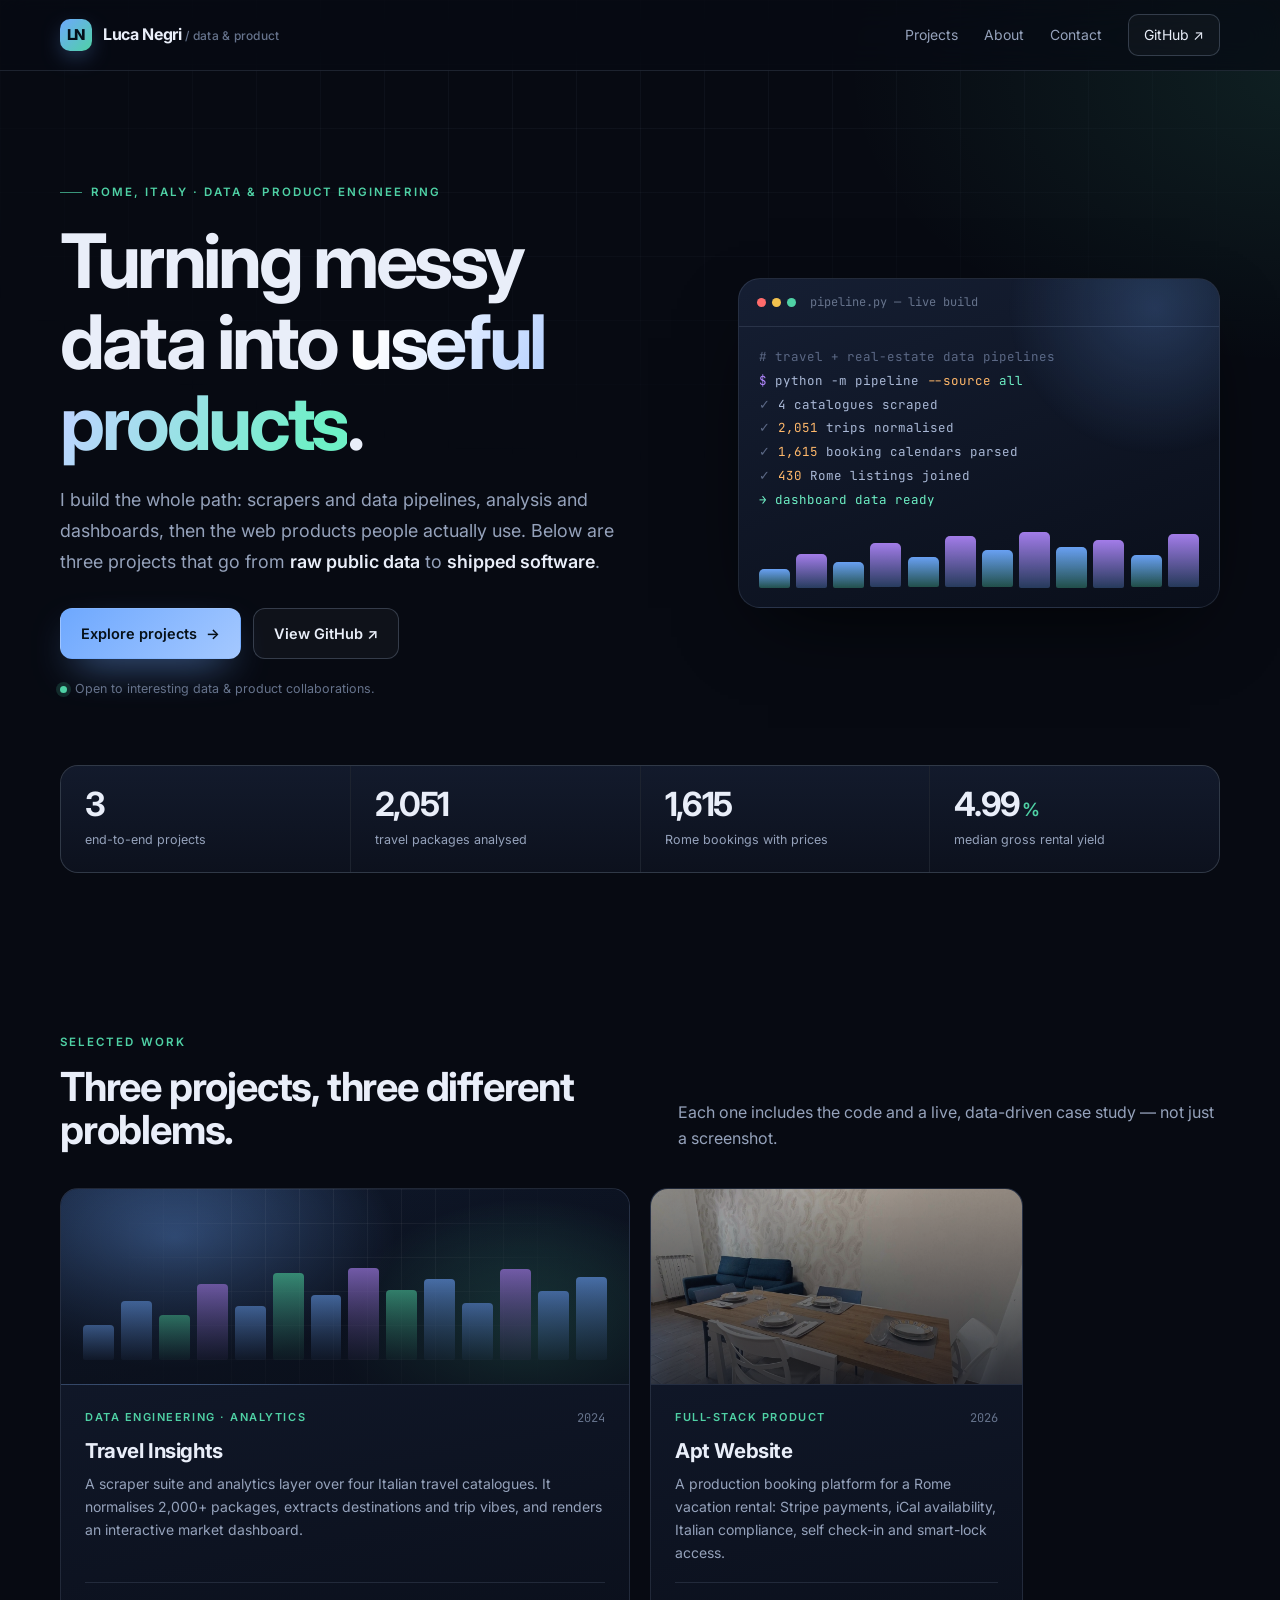
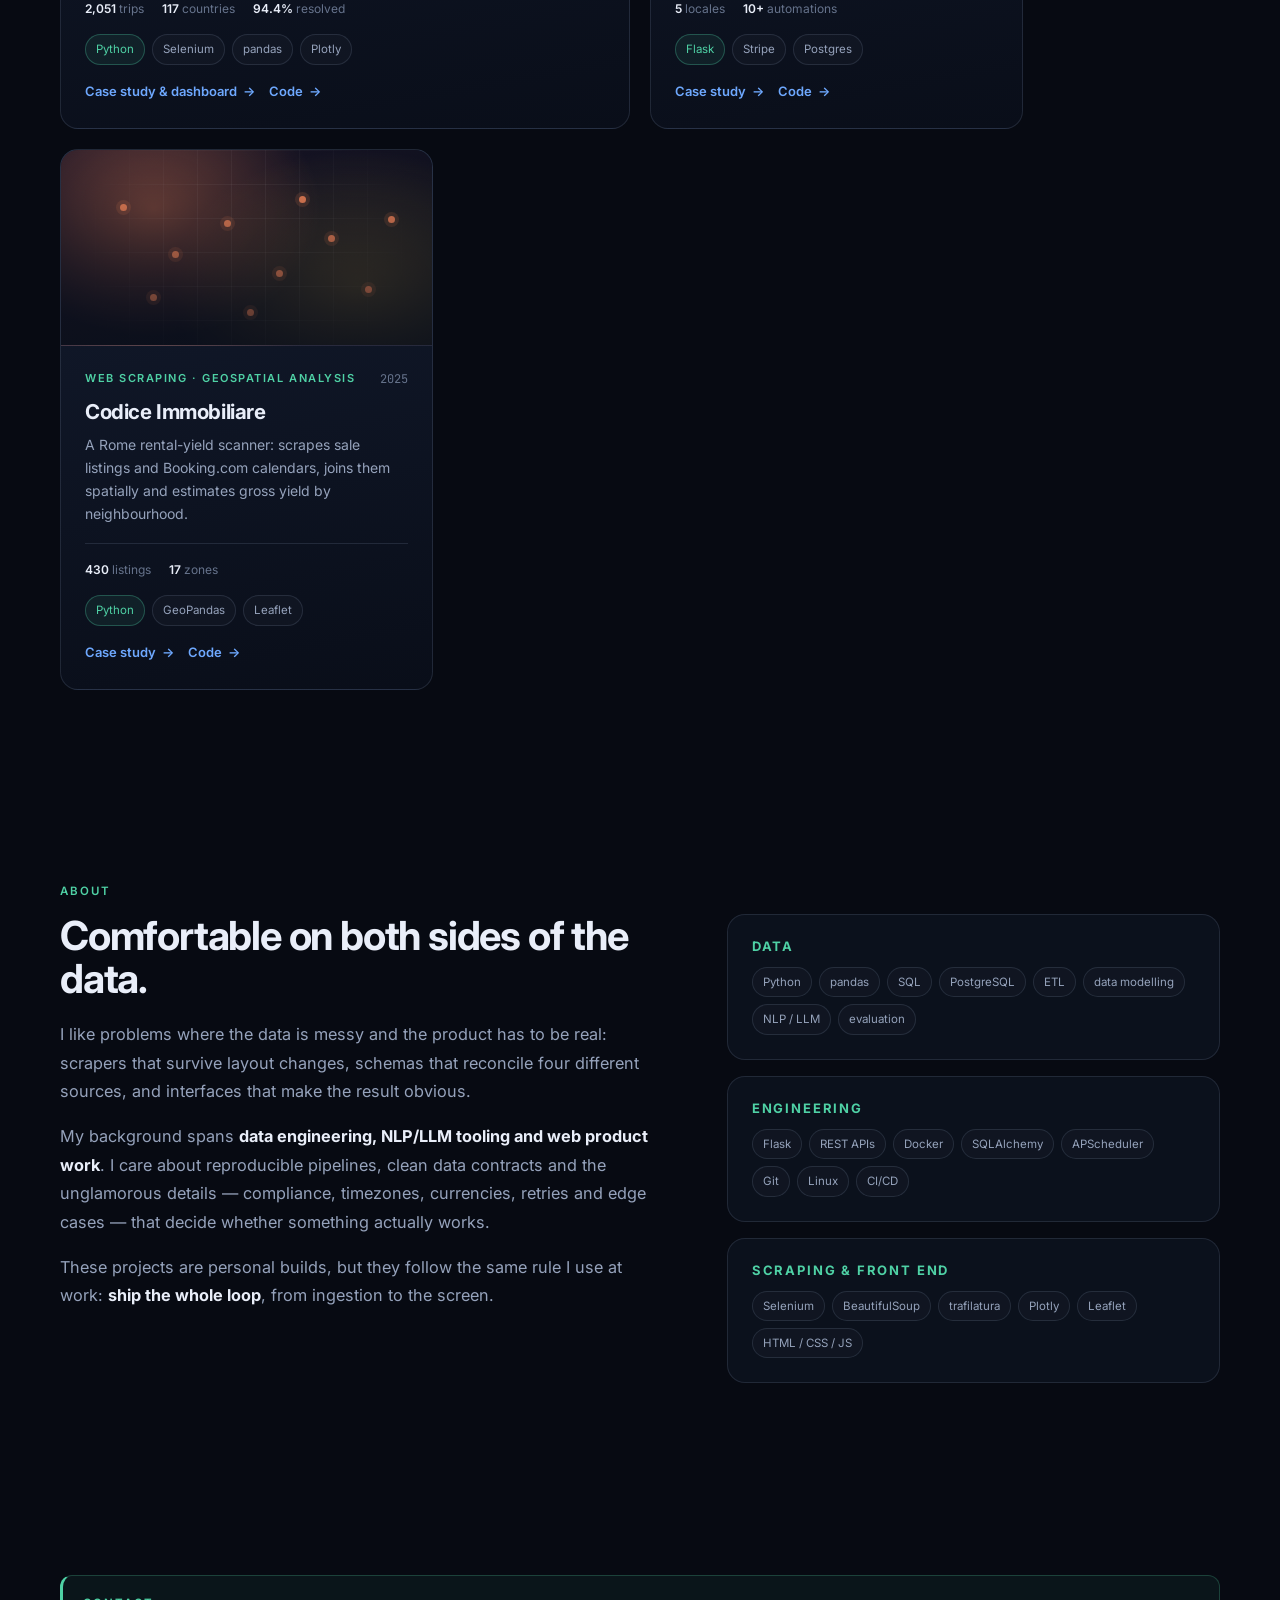
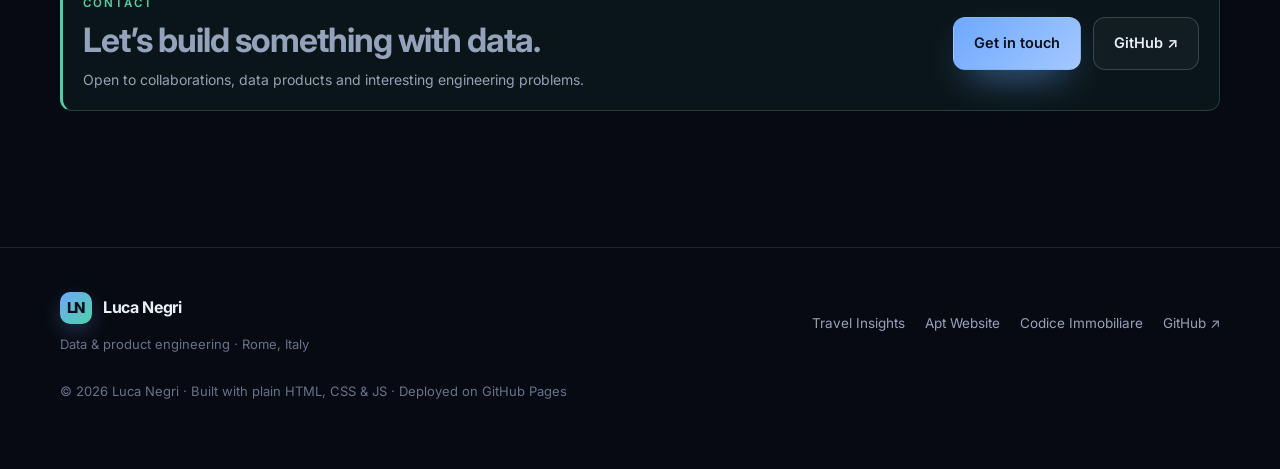
<file: index.html>
<!doctype html>
<html lang="en">
<head>
  <meta charset="utf-8">
  <meta name="viewport" content="width=device-width, initial-scale=1">
  <title>Luca Negri — Data &amp; Product Engineering</title>
  <meta name="description" content="Luca Negri builds data pipelines and end-to-end products: travel-catalogue analytics, a production vacation-rental platform, and a Rome rental-yield scanner.">
  <meta name="theme-color" content="#070a12">
  <meta property="og:type" content="website">
  <meta property="og:title" content="Luca Negri — Data &amp; Product Engineering">
  <meta property="og:description" content="Data pipelines and end-to-end products: travel analytics, a production booking platform, and a Rome rental-yield scanner.">
  <meta property="og:url" content="https://negriluca.github.io/">
  <meta property="og:image" content="https://negriluca.github.io/assets/img/og-card.png">
  <meta name="twitter:card" content="summary_large_image">
  <link rel="icon" href="assets/img/favicon.svg" type="image/svg+xml">
  <link rel="stylesheet" href="assets/css/style.css">
</head>
<body>
  <a class="skip-link" href="#main">Skip to content</a>

  <header class="site-header">
    <div class="container nav">
      <a class="brand" href="index.html" aria-label="Luca Negri — home">
        <span class="brand-mark">LN</span>
        <span>Luca Negri <small>/ data &amp; product</small></span>
      </a>
      <button class="nav-toggle" type="button" aria-label="Toggle navigation" aria-expanded="false" aria-controls="site-links">
        <span></span>
      </button>
      <nav class="nav-links" id="site-links" aria-label="Main navigation">
        <a href="#projects">Projects</a>
        <a href="#about">About</a>
        <a href="#contact">Contact</a>
        <a class="nav-cta" href="https://github.com/NegriLuca" target="_blank" rel="noopener">GitHub ↗</a>
      </nav>
    </div>
  </header>

  <main id="main">
    <section class="hero">
      <div class="container">
        <div class="hero-grid">
          <div>
            <span class="eyebrow">Rome, Italy · Data &amp; Product Engineering</span>
            <h1>Turning messy data into <span class="gradient-text">useful products</span>.</h1>
            <p class="lede">
              I build the whole path: scrapers and data pipelines, analysis and dashboards, then the
              web products people actually use. Below are three projects that go from
              <strong>raw public data</strong> to <strong>shipped software</strong>.
            </p>
            <div class="cta-row">
              <a class="btn btn-primary" href="#projects">Explore projects <span class="arrow">→</span></a>
              <a class="btn btn-ghost" href="https://github.com/NegriLuca" target="_blank" rel="noopener">View GitHub ↗</a>
            </div>
            <p class="hero-note"><span class="status-dot"></span>Open to interesting data &amp; product collaborations.</p>
          </div>

          <div class="hero-card" aria-hidden="true">
            <div class="hero-card-top">
              <span class="traffic"><i></i><i></i><i></i></span>
              pipeline.py — live build
            </div>
            <div class="hero-code">
              <div><span class="c"># travel + real-estate data pipelines</span></div>
              <div><span class="k">$</span> python -m pipeline <span class="n">--source</span> <span class="s">all</span></div>
              <div><span class="c">✓</span> 4 catalogues scraped</div>
              <div><span class="c">✓</span> <span class="n">2,051</span> trips normalised</div>
              <div><span class="c">✓</span> <span class="n">1,615</span> booking calendars parsed</div>
              <div><span class="c">✓</span> <span class="n">430</span> Rome listings joined</div>
              <div><span class="s">→ dashboard data ready</span></div>
            </div>
            <div class="hero-bars">
              <i style="height:32%"></i><i style="height:58%"></i><i style="height:44%"></i>
              <i style="height:76%"></i><i style="height:52%"></i><i style="height:88%"></i>
              <i style="height:64%"></i><i style="height:96%"></i><i style="height:70%"></i>
              <i style="height:82%"></i><i style="height:56%"></i><i style="height:92%"></i>
            </div>
          </div>
        </div>

        <div class="stats reveal">
          <div class="stat">
            <div class="stat-value">3</div>
            <div class="stat-label">end-to-end projects</div>
          </div>
          <div class="stat">
            <div class="stat-value">2,051</div>
            <div class="stat-label">travel packages analysed</div>
          </div>
          <div class="stat">
            <div class="stat-value">1,615</div>
            <div class="stat-label">Rome bookings with prices</div>
          </div>
          <div class="stat">
            <div class="stat-value">4.99<span class="unit">%</span></div>
            <div class="stat-label">median gross rental yield</div>
          </div>
        </div>
      </div>
    </section>

    <section class="section" id="projects">
      <div class="container">
        <div class="section-head reveal">
          <div>
            <div class="section-kicker">Selected work</div>
            <h2 class="section-title">Three projects, three different problems.</h2>
          </div>
          <p>Each one includes the code and a live, data-driven case study — not just a screenshot.</p>
        </div>

        <div class="projects-grid">
          <article class="project-card wide reveal">
            <div class="project-visual visual-travel">
              <div class="visual-grid"></div>
              <div class="visual-bars">
                <i style="height:38%"></i><i style="height:64%"></i><i style="height:48%"></i>
                <i style="height:82%"></i><i style="height:58%"></i><i style="height:94%"></i>
                <i style="height:70%"></i><i style="height:100%"></i><i style="height:76%"></i>
                <i style="height:88%"></i><i style="height:62%"></i><i style="height:98%"></i>
                <i style="height:74%"></i><i style="height:90%"></i>
              </div>
            </div>
            <div class="project-body">
              <div class="project-meta">
                <span class="project-cat">Data engineering · Analytics</span>
                <span class="project-year">2024</span>
              </div>
              <h3>Travel Insights</h3>
              <p>
                A scraper suite and analytics layer over four Italian travel catalogues.
                It normalises 2,000+ packages, extracts destinations and trip vibes, and
                renders an interactive market dashboard.
              </p>
              <div class="project-metrics">
                <span><strong>2,051</strong> trips</span>
                <span><strong>117</strong> countries</span>
                <span><strong>94.4%</strong> resolved</span>
              </div>
              <div class="tags" style="margin-top:16px">
                <span class="tag accent">Python</span>
                <span class="tag">Selenium</span>
                <span class="tag">pandas</span>
                <span class="tag">Plotly</span>
              </div>
              <div class="project-links">
                <a href="projects/travel-insights.html">Case study &amp; dashboard</a>
                <a href="https://github.com/NegriLuca/travel-insights" target="_blank" rel="noopener">Code</a>
              </div>
            </div>
          </article>

          <article class="project-card reveal">
            <div class="project-visual">
              <img src="assets/img/apt/Soggiorno_4.webp" alt="Living room of the Lotto 235 apartment in Garbatella, Rome" loading="lazy">
            </div>
            <div class="project-body">
              <div class="project-meta">
                <span class="project-cat">Full-stack product</span>
                <span class="project-year">2026</span>
              </div>
              <h3>Apt Website</h3>
              <p>
                A production booking platform for a Rome vacation rental: Stripe payments,
                iCal availability, Italian compliance, self check-in and smart-lock access.
              </p>
              <div class="project-metrics">
                <span><strong>5</strong> locales</span>
                <span><strong>10+</strong> automations</span>
              </div>
              <div class="tags" style="margin-top:16px">
                <span class="tag accent">Flask</span>
                <span class="tag">Stripe</span>
                <span class="tag">Postgres</span>
              </div>
              <div class="project-links">
                <a href="projects/apt-website.html">Case study</a>
                <a href="https://github.com/NegriLuca/apt-website" target="_blank" rel="noopener">Code</a>
              </div>
            </div>
          </article>

          <article class="project-card reveal">
            <div class="project-visual visual-immobiliare">
              <div class="visual-grid"></div>
              <div class="visual-dots">
                <i style="left:16%;top:28%"></i><i style="left:30%;top:52%"></i>
                <i style="left:44%;top:36%"></i><i style="left:58%;top:62%"></i>
                <i style="left:72%;top:44%"></i><i style="left:82%;top:70%"></i>
                <i style="left:24%;top:74%"></i><i style="left:64%;top:24%"></i>
                <i style="left:50%;top:82%"></i><i style="left:88%;top:34%"></i>
              </div>
            </div>
            <div class="project-body">
              <div class="project-meta">
                <span class="project-cat">Web scraping · Geospatial analysis</span>
                <span class="project-year">2025</span>
              </div>
              <h3>Codice Immobiliare</h3>
              <p>
                A Rome rental-yield scanner: scrapes sale listings and Booking.com calendars,
                joins them spatially and estimates gross yield by neighbourhood.
              </p>
              <div class="project-metrics">
                <span><strong>430</strong> listings</span>
                <span><strong>17</strong> zones</span>
              </div>
              <div class="tags" style="margin-top:16px">
                <span class="tag accent">Python</span>
                <span class="tag">GeoPandas</span>
                <span class="tag">Leaflet</span>
              </div>
              <div class="project-links">
                <a href="projects/codice-immobiliare.html">Case study</a>
                <a href="https://github.com/NegriLuca/codice-immobiliare" target="_blank" rel="noopener">Code</a>
              </div>
            </div>
          </article>
        </div>
      </div>
    </section>

    <section class="section" id="about">
      <div class="container">
        <div class="section-kicker reveal">About</div>
        <div class="about-grid">
          <div class="about-copy reveal">
            <h2 class="section-title" style="margin-bottom:20px">Comfortable on both sides of the data.</h2>
            <p>
              I like problems where the data is messy and the product has to be real: scrapers that
              survive layout changes, schemas that reconcile four different sources, and interfaces
              that make the result obvious.
            </p>
            <p>
              My background spans <strong>data engineering, NLP/LLM tooling and web product work</strong>.
              I care about reproducible pipelines, clean data contracts and the unglamorous details —
              compliance, timezones, currencies, retries and edge cases — that decide whether something
              actually works.
            </p>
            <p>
              These projects are personal builds, but they follow the same rule I use at work:
              <strong>ship the whole loop</strong>, from ingestion to the screen.
            </p>
          </div>
          <div class="reveal">
            <div class="skill-block">
              <h3>Data</h3>
              <div class="tags">
                <span class="tag">Python</span><span class="tag">pandas</span><span class="tag">SQL</span>
                <span class="tag">PostgreSQL</span><span class="tag">ETL</span><span class="tag">data modelling</span>
                <span class="tag">NLP / LLM</span><span class="tag">evaluation</span>
              </div>
            </div>
            <div class="skill-block">
              <h3>Engineering</h3>
              <div class="tags">
                <span class="tag">Flask</span><span class="tag">REST APIs</span><span class="tag">Docker</span>
                <span class="tag">SQLAlchemy</span><span class="tag">APScheduler</span><span class="tag">Git</span>
                <span class="tag">Linux</span><span class="tag">CI/CD</span>
              </div>
            </div>
            <div class="skill-block">
              <h3>Scraping &amp; front end</h3>
              <div class="tags">
                <span class="tag">Selenium</span><span class="tag">BeautifulSoup</span><span class="tag">trafilatura</span>
                <span class="tag">Plotly</span><span class="tag">Leaflet</span><span class="tag">HTML / CSS / JS</span>
              </div>
            </div>
          </div>
        </div>
      </div>
    </section>

    <section class="section" id="contact">
      <div class="container">
        <div class="callout reveal" style="display:flex;flex-wrap:wrap;align-items:center;justify-content:space-between;gap:24px">
          <div>
            <div class="section-kicker" style="margin-bottom:8px">Contact</div>
            <h2 class="section-title" style="font-size:clamp(1.5rem,3vw,2.1rem)">Let’s build something with data.</h2>
            <p style="margin:10px 0 0">Open to collaborations, data products and interesting engineering problems.</p>
          </div>
          <div class="cta-row" style="margin:0">
            <a class="btn btn-primary" href="mailto:ln.luca.negri@gmail.com">Get in touch</a>
            <a class="btn btn-ghost" href="https://github.com/NegriLuca" target="_blank" rel="noopener">GitHub ↗</a>
          </div>
        </div>
      </div>
    </section>
  </main>

  <footer class="site-footer">
    <div class="container footer-grid">
      <div>
        <a class="brand" href="index.html"><span class="brand-mark">LN</span><span>Luca Negri</span></a>
        <p class="footer-note" style="margin:10px 0 0">Data &amp; product engineering · Rome, Italy</p>
      </div>
      <div class="footer-links">
        <a href="projects/travel-insights.html">Travel Insights</a>
        <a href="projects/apt-website.html">Apt Website</a>
        <a href="projects/codice-immobiliare.html">Codice Immobiliare</a>
        <a href="https://github.com/NegriLuca" target="_blank" rel="noopener">GitHub ↗</a>
      </div>
    </div>
    <div class="container" style="margin-top:26px">
      <p class="footer-note">© <span data-year>2026</span> Luca Negri · Built with plain HTML, CSS &amp; JS · Deployed on GitHub Pages</p>
    </div>
  </footer>

  <script src="assets/js/main.js" defer></script>
</body>
</html>
</file>
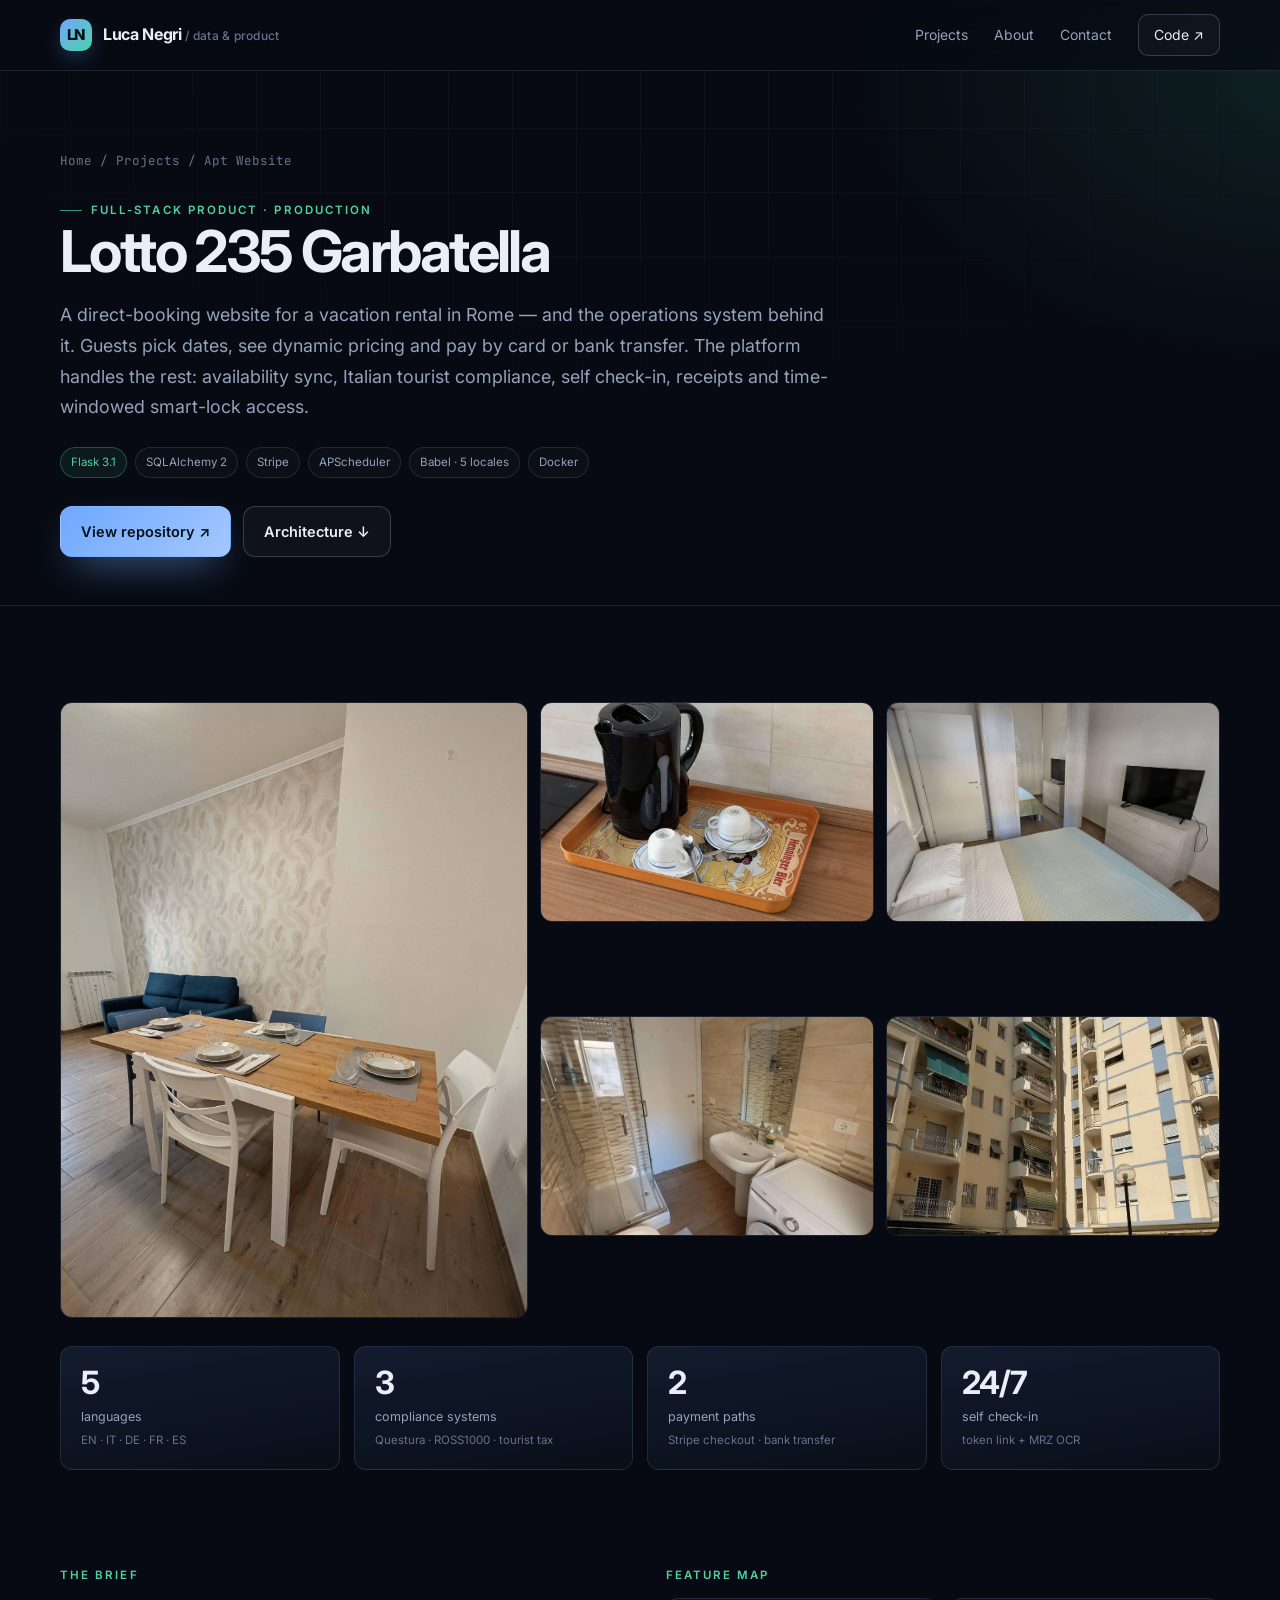
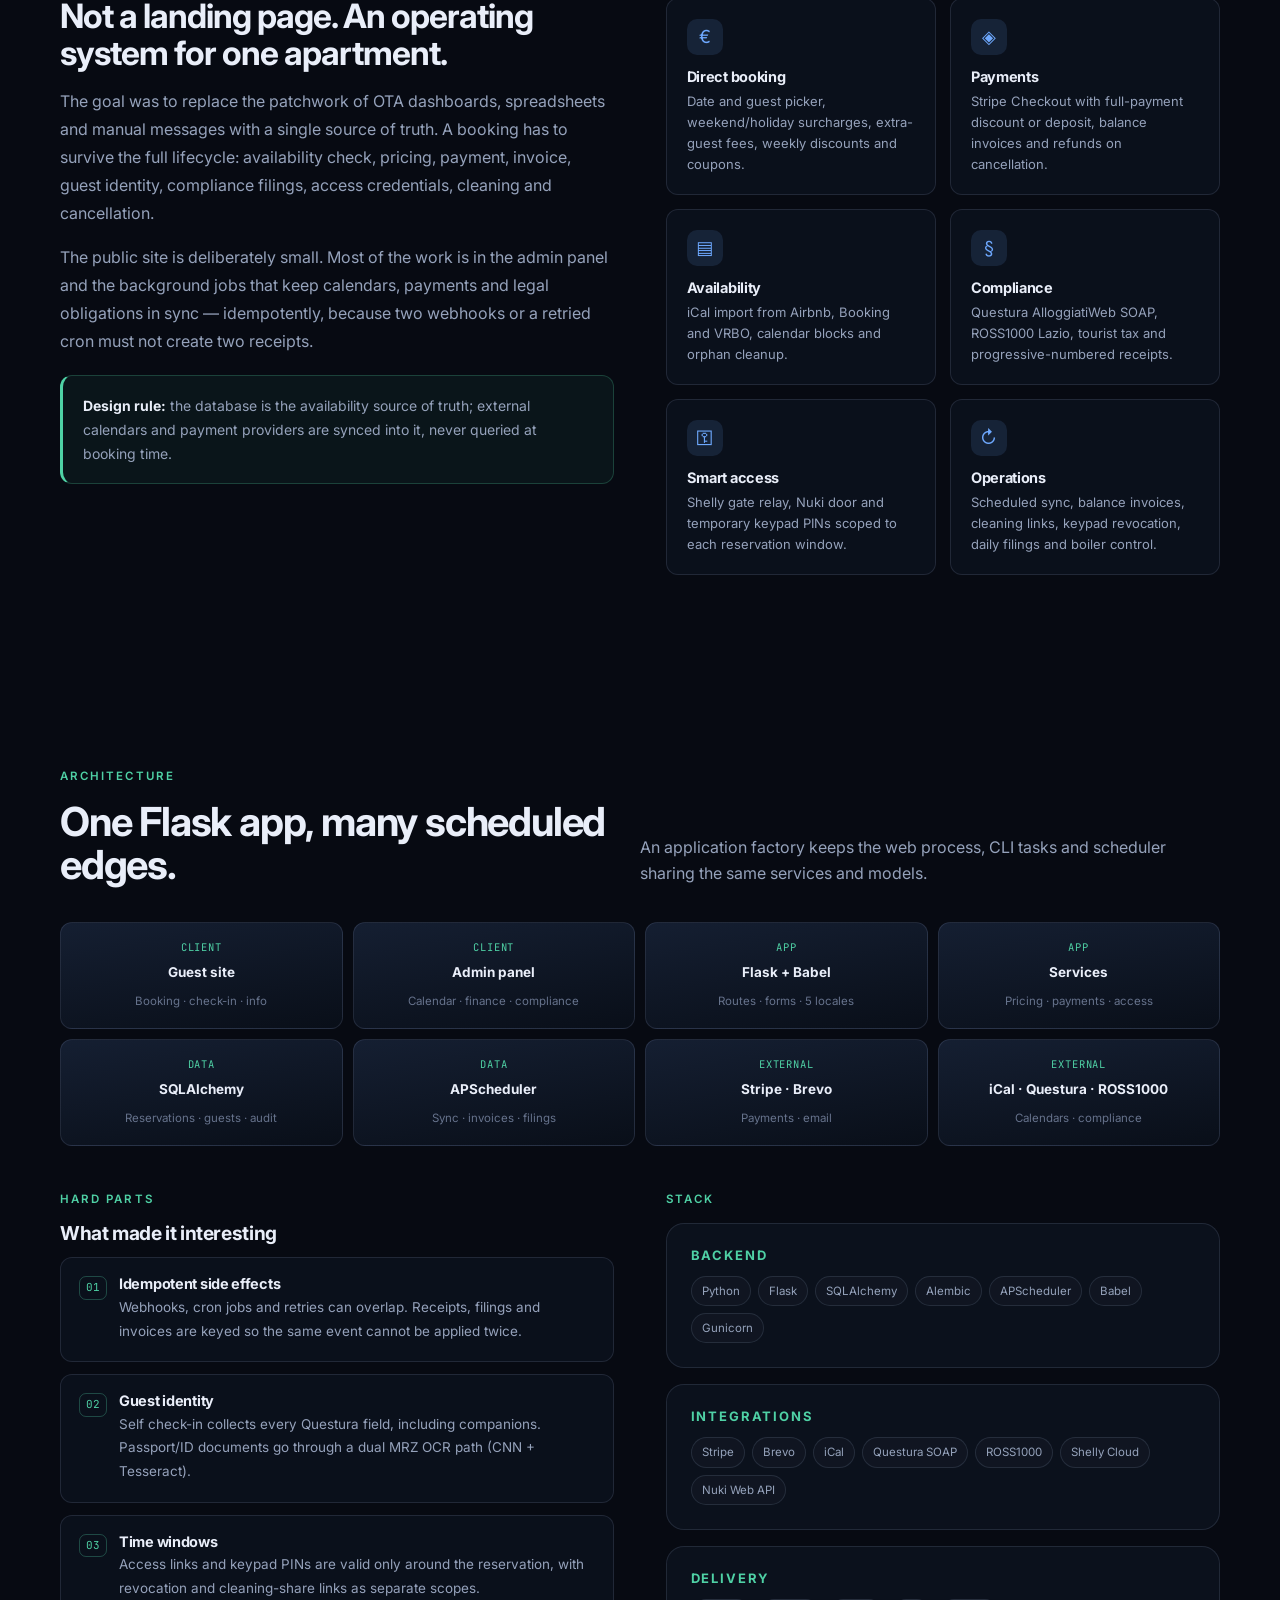
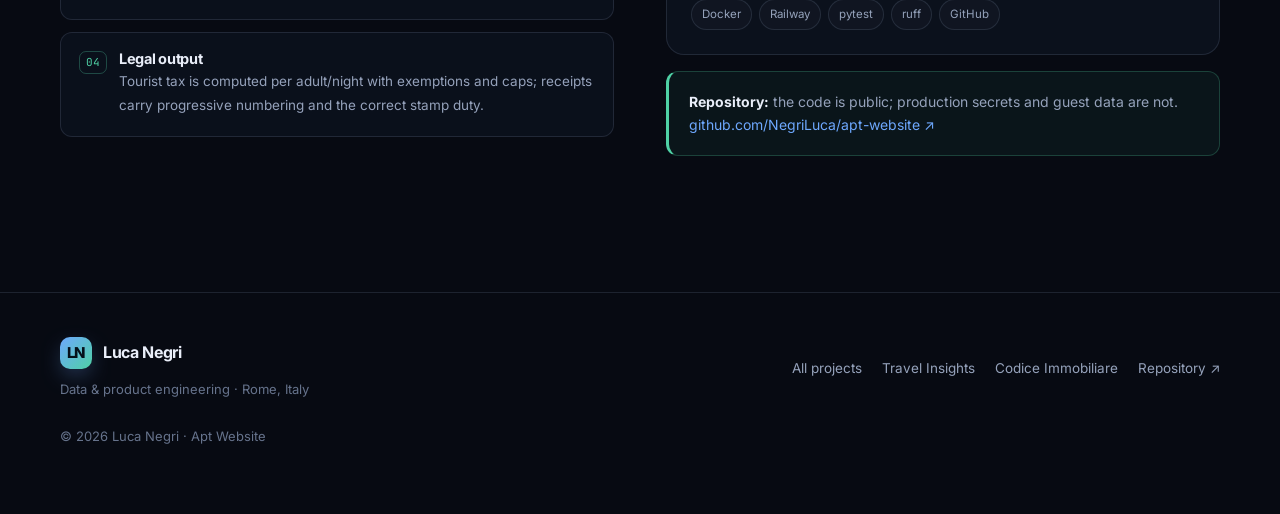
<file: projects/apt-website.html>
<!doctype html>
<html lang="en">
<head>
  <meta charset="utf-8">
  <meta name="viewport" content="width=device-width, initial-scale=1">
  <title>Apt Website — Lotto 235 Garbatella — Luca Negri</title>
  <meta name="description" content="A production direct-booking platform for a Rome vacation rental: Stripe payments, iCal availability, Italian compliance, self check-in and smart-lock access.">
  <meta name="theme-color" content="#070a12">
  <meta property="og:title" content="Apt Website — Lotto 235 Garbatella">
  <meta property="og:description" content="Production Flask booking platform with payments, compliance and smart access.">
  <meta property="og:type" content="article">
  <meta property="og:image" content="https://negriluca.github.io/assets/img/og-card.png">
  <meta name="twitter:card" content="summary_large_image">
  <link rel="icon" href="../assets/img/favicon.svg" type="image/svg+xml">
  <link rel="stylesheet" href="../assets/css/style.css">
</head>
<body>
  <a class="skip-link" href="#main">Skip to content</a>

  <header class="site-header">
    <div class="container nav">
      <a class="brand" href="../index.html" aria-label="Luca Negri — home">
        <span class="brand-mark">LN</span>
        <span>Luca Negri <small>/ data &amp; product</small></span>
      </a>
      <button class="nav-toggle" type="button" aria-label="Toggle navigation" aria-expanded="false" aria-controls="site-links"><span></span></button>
      <nav class="nav-links" id="site-links" aria-label="Main navigation">
        <a href="../index.html#projects">Projects</a>
        <a href="../index.html#about">About</a>
        <a href="../index.html#contact">Contact</a>
        <a class="nav-cta" href="https://github.com/NegriLuca/apt-website" target="_blank" rel="noopener">Code ↗</a>
      </nav>
    </div>
  </header>

  <main id="main">
    <section class="page-hero">
      <div class="container">
        <div class="breadcrumb"><a href="../index.html">Home</a><span>/</span><a href="../index.html#projects">Projects</a><span>/</span><span>Apt Website</span></div>
        <span class="eyebrow">Full-stack product · Production</span>
        <h1>Lotto 235 Garbatella</h1>
        <p class="lede">
          A direct-booking website for a vacation rental in Rome — and the operations system behind it.
          Guests pick dates, see dynamic pricing and pay by card or bank transfer. The platform handles
          the rest: availability sync, Italian tourist compliance, self check-in, receipts and
          time-windowed smart-lock access.
        </p>
        <div class="page-meta">
          <span class="tag accent">Flask 3.1</span>
          <span class="tag">SQLAlchemy 2</span>
          <span class="tag">Stripe</span>
          <span class="tag">APScheduler</span>
          <span class="tag">Babel · 5 locales</span>
          <span class="tag">Docker</span>
        </div>
        <div class="page-actions">
          <a class="btn btn-primary" href="https://github.com/NegriLuca/apt-website" target="_blank" rel="noopener">View repository ↗</a>
          <a class="btn btn-ghost" href="#architecture">Architecture ↓</a>
        </div>
      </div>
    </section>

    <section class="section" style="padding-bottom:0">
      <div class="container">
        <div class="gallery reveal">
          <img src="../assets/img/apt/Soggiorno_4.webp" alt="Living room with sofa and dining area" loading="lazy">
          <img src="../assets/img/apt/Cucina_1.webp" alt="Kitchen with appliances" loading="lazy">
          <img src="../assets/img/apt/Camera_1.webp" alt="Bedroom" loading="lazy">
          <img src="../assets/img/apt/Bagno_1.webp" alt="Bathroom" loading="lazy">
          <img src="../assets/img/apt/Palazzo_1.webp" alt="Building exterior" loading="lazy">
        </div>

        <div class="kpis reveal" style="margin-top:28px">
          <div class="kpi">
            <div class="kpi-value">5</div>
            <div class="kpi-label">languages</div>
            <div class="kpi-hint">EN · IT · DE · FR · ES</div>
          </div>
          <div class="kpi">
            <div class="kpi-value">3</div>
            <div class="kpi-label">compliance systems</div>
            <div class="kpi-hint">Questura · ROSS1000 · tourist tax</div>
          </div>
          <div class="kpi">
            <div class="kpi-value">2</div>
            <div class="kpi-label">payment paths</div>
            <div class="kpi-hint">Stripe checkout · bank transfer</div>
          </div>
          <div class="kpi">
            <div class="kpi-value">24/7</div>
            <div class="kpi-label">self check-in</div>
            <div class="kpi-hint">token link + MRZ OCR</div>
          </div>
        </div>
      </div>
    </section>

    <section class="section">
      <div class="container">
        <div class="split">
          <div class="story reveal">
            <div class="section-kicker">The brief</div>
            <h2 class="section-title" style="font-size:clamp(1.6rem,2.8vw,2.1rem);margin-bottom:16px">Not a landing page. An operating system for one apartment.</h2>
            <p>
              The goal was to replace the patchwork of OTA dashboards, spreadsheets and manual messages
              with a single source of truth. A booking has to survive the full lifecycle: availability
              check, pricing, payment, invoice, guest identity, compliance filings, access credentials,
              cleaning and cancellation.
            </p>
            <p>
              The public site is deliberately small. Most of the work is in the admin panel and the
              background jobs that keep calendars, payments and legal obligations in sync — idempotently,
              because two webhooks or a retried cron must not create two receipts.
            </p>
            <div class="callout" style="margin-top:20px">
              <strong>Design rule:</strong> the database is the availability source of truth; external
              calendars and payment providers are synced into it, never queried at booking time.
            </div>
          </div>
          <div class="reveal">
            <div class="section-kicker">Feature map</div>
            <div class="feature-grid" style="grid-template-columns:1fr 1fr">
              <div class="feature">
                <div class="icon">€</div>
                <h3>Direct booking</h3>
                <p>Date and guest picker, weekend/holiday surcharges, extra-guest fees, weekly discounts and coupons.</p>
              </div>
              <div class="feature">
                <div class="icon">◈</div>
                <h3>Payments</h3>
                <p>Stripe Checkout with full-payment discount or deposit, balance invoices and refunds on cancellation.</p>
              </div>
              <div class="feature">
                <div class="icon">▤</div>
                <h3>Availability</h3>
                <p>iCal import from Airbnb, Booking and VRBO, calendar blocks and orphan cleanup.</p>
              </div>
              <div class="feature">
                <div class="icon">§</div>
                <h3>Compliance</h3>
                <p>Questura AlloggiatiWeb SOAP, ROSS1000 Lazio, tourist tax and progressive-numbered receipts.</p>
              </div>
              <div class="feature">
                <div class="icon">⚿</div>
                <h3>Smart access</h3>
                <p>Shelly gate relay, Nuki door and temporary keypad PINs scoped to each reservation window.</p>
              </div>
              <div class="feature">
                <div class="icon">↻</div>
                <h3>Operations</h3>
                <p>Scheduled sync, balance invoices, cleaning links, keypad revocation, daily filings and boiler control.</p>
              </div>
            </div>
          </div>
        </div>
      </div>
    </section>

    <section class="section" id="architecture">
      <div class="container">
        <div class="section-kicker reveal">Architecture</div>
        <div class="section-head reveal">
          <div><h2 class="section-title">One Flask app, many scheduled edges.</h2></div>
          <p>An application factory keeps the web process, CLI tasks and scheduler sharing the same services and models.</p>
        </div>

        <div class="arch reveal">
          <div class="arch-node"><span class="mono">CLIENT</span><strong>Guest site</strong><span>Booking · check-in · info</span></div>
          <div class="arch-node"><span class="mono">CLIENT</span><strong>Admin panel</strong><span>Calendar · finance · compliance</span></div>
          <div class="arch-node"><span class="mono">APP</span><strong>Flask + Babel</strong><span>Routes · forms · 5 locales</span></div>
          <div class="arch-node"><span class="mono">APP</span><strong>Services</strong><span>Pricing · payments · access</span></div>
          <div class="arch-node"><span class="mono">DATA</span><strong>SQLAlchemy</strong><span>Reservations · guests · audit</span></div>
          <div class="arch-node"><span class="mono">DATA</span><strong>APScheduler</strong><span>Sync · invoices · filings</span></div>
          <div class="arch-node"><span class="mono">EXTERNAL</span><strong>Stripe · Brevo</strong><span>Payments · email</span></div>
          <div class="arch-node"><span class="mono">EXTERNAL</span><strong>iCal · Questura · ROSS1000</strong><span>Calendars · compliance</span></div>
        </div>

        <div class="split" style="margin-top:44px">
          <div class="story reveal">
            <div class="section-kicker">Hard parts</div>
            <h3 style="margin-bottom:14px">What made it interesting</h3>
            <ul class="steps">
              <li class="step"><h3>Idempotent side effects</h3><p>Webhooks, cron jobs and retries can overlap. Receipts, filings and invoices are keyed so the same event cannot be applied twice.</p></li>
              <li class="step"><h3>Guest identity</h3><p>Self check-in collects every Questura field, including companions. Passport/ID documents go through a dual MRZ OCR path (CNN + Tesseract).</p></li>
              <li class="step"><h3>Time windows</h3><p>Access links and keypad PINs are valid only around the reservation, with revocation and cleaning-share links as separate scopes.</p></li>
              <li class="step"><h3>Legal output</h3><p>Tourist tax is computed per adult/night with exemptions and caps; receipts carry progressive numbering and the correct stamp duty.</p></li>
            </ul>
          </div>
          <div class="reveal">
            <div class="section-kicker">Stack</div>
            <div class="skill-block">
              <h3>Backend</h3>
              <div class="tags">
                <span class="tag">Python</span><span class="tag">Flask</span><span class="tag">SQLAlchemy</span>
                <span class="tag">Alembic</span><span class="tag">APScheduler</span><span class="tag">Babel</span>
                <span class="tag">Gunicorn</span>
              </div>
            </div>
            <div class="skill-block">
              <h3>Integrations</h3>
              <div class="tags">
                <span class="tag">Stripe</span><span class="tag">Brevo</span><span class="tag">iCal</span>
                <span class="tag">Questura SOAP</span><span class="tag">ROSS1000</span>
                <span class="tag">Shelly Cloud</span><span class="tag">Nuki Web API</span>
              </div>
            </div>
            <div class="skill-block">
              <h3>Delivery</h3>
              <div class="tags">
                <span class="tag">Docker</span><span class="tag">Railway</span><span class="tag">pytest</span>
                <span class="tag">ruff</span><span class="tag">GitHub</span>
              </div>
            </div>
            <div class="callout" style="margin-top:16px">
              <strong>Repository:</strong> the code is public; production secrets and guest data are not.
              <br><a href="https://github.com/NegriLuca/apt-website" target="_blank" rel="noopener" style="color:#6ea8fe">github.com/NegriLuca/apt-website ↗</a>
            </div>
          </div>
        </div>
      </div>
    </section>
  </main>

  <footer class="site-footer">
    <div class="container footer-grid">
      <div>
        <a class="brand" href="../index.html"><span class="brand-mark">LN</span><span>Luca Negri</span></a>
        <p class="footer-note" style="margin:10px 0 0">Data &amp; product engineering · Rome, Italy</p>
      </div>
      <div class="footer-links">
        <a href="../index.html#projects">All projects</a>
        <a href="travel-insights.html">Travel Insights</a>
        <a href="codice-immobiliare.html">Codice Immobiliare</a>
        <a href="https://github.com/NegriLuca/apt-website" target="_blank" rel="noopener">Repository ↗</a>
      </div>
    </div>
    <div class="container" style="margin-top:26px">
      <p class="footer-note">© <span data-year>2026</span> Luca Negri · Apt Website</p>
    </div>
  </footer>

  <script src="../assets/js/main.js" defer></script>
</body>
</html>
</file>
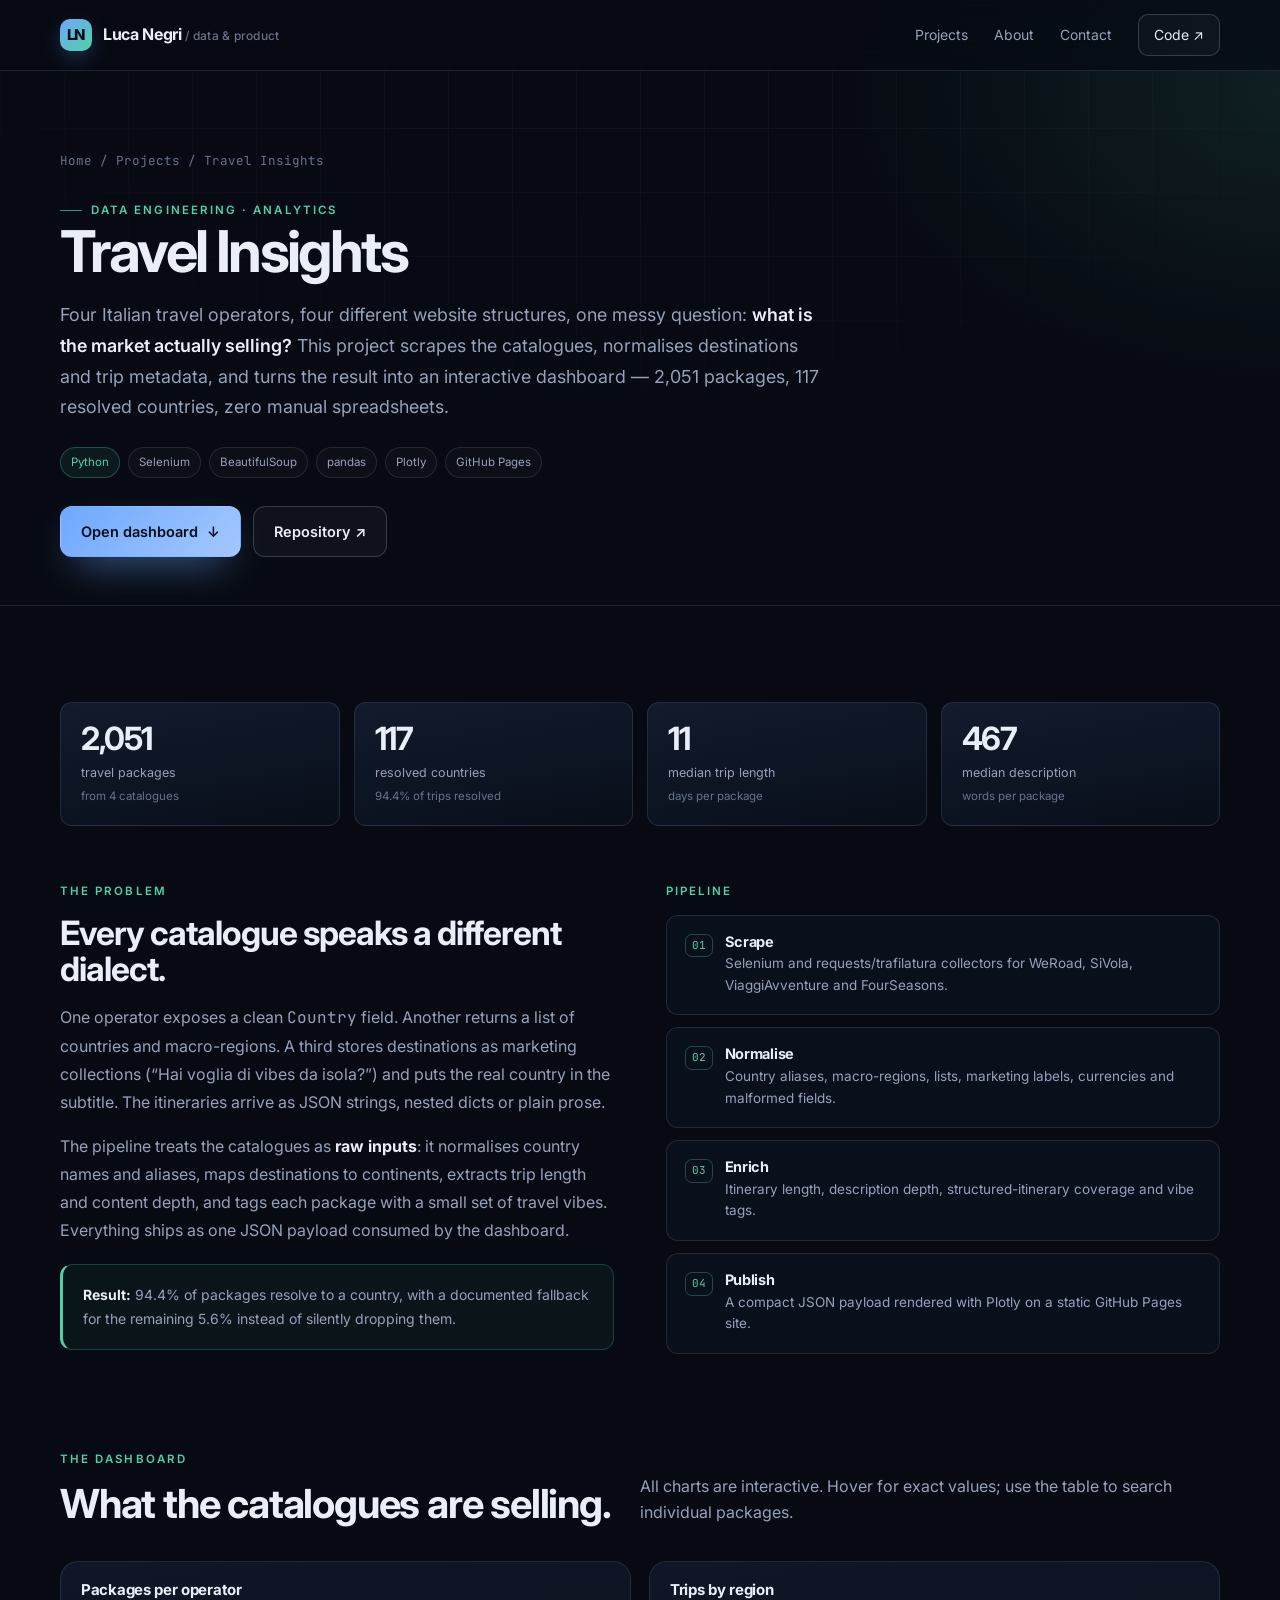
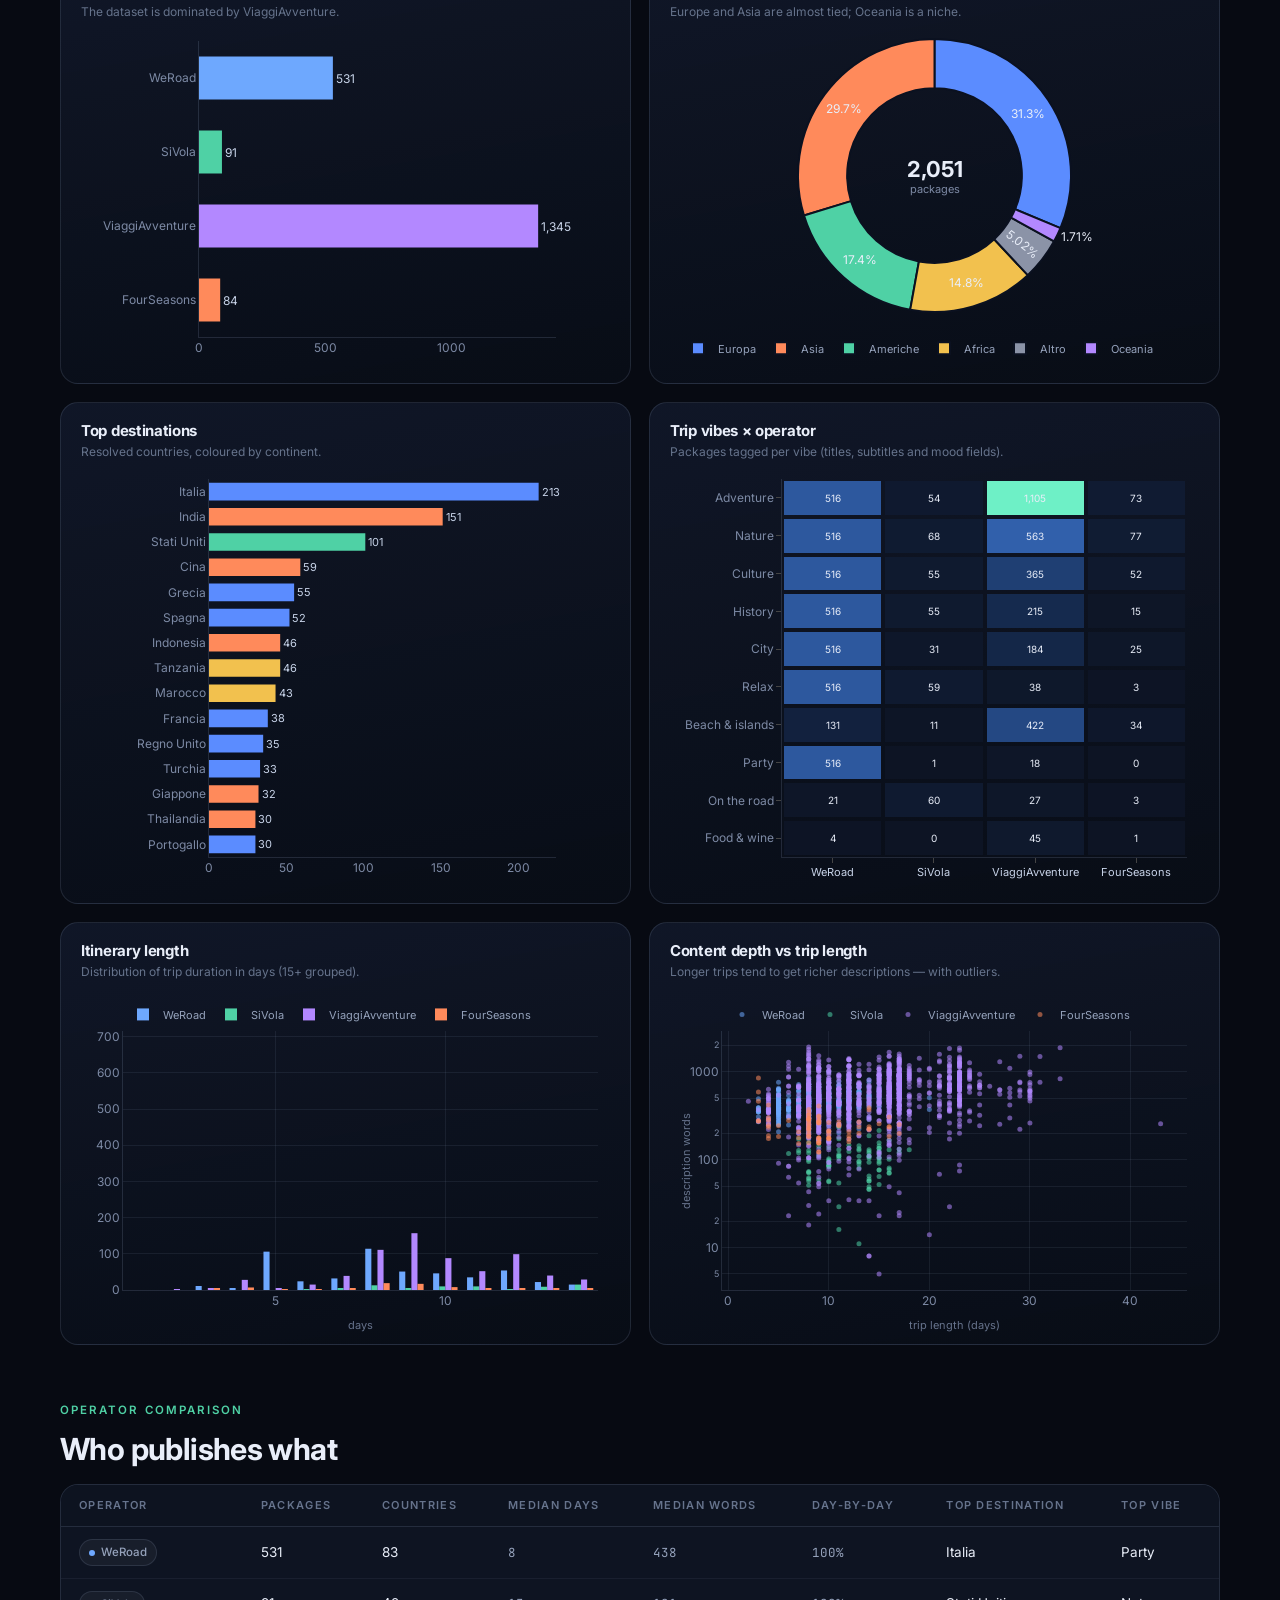
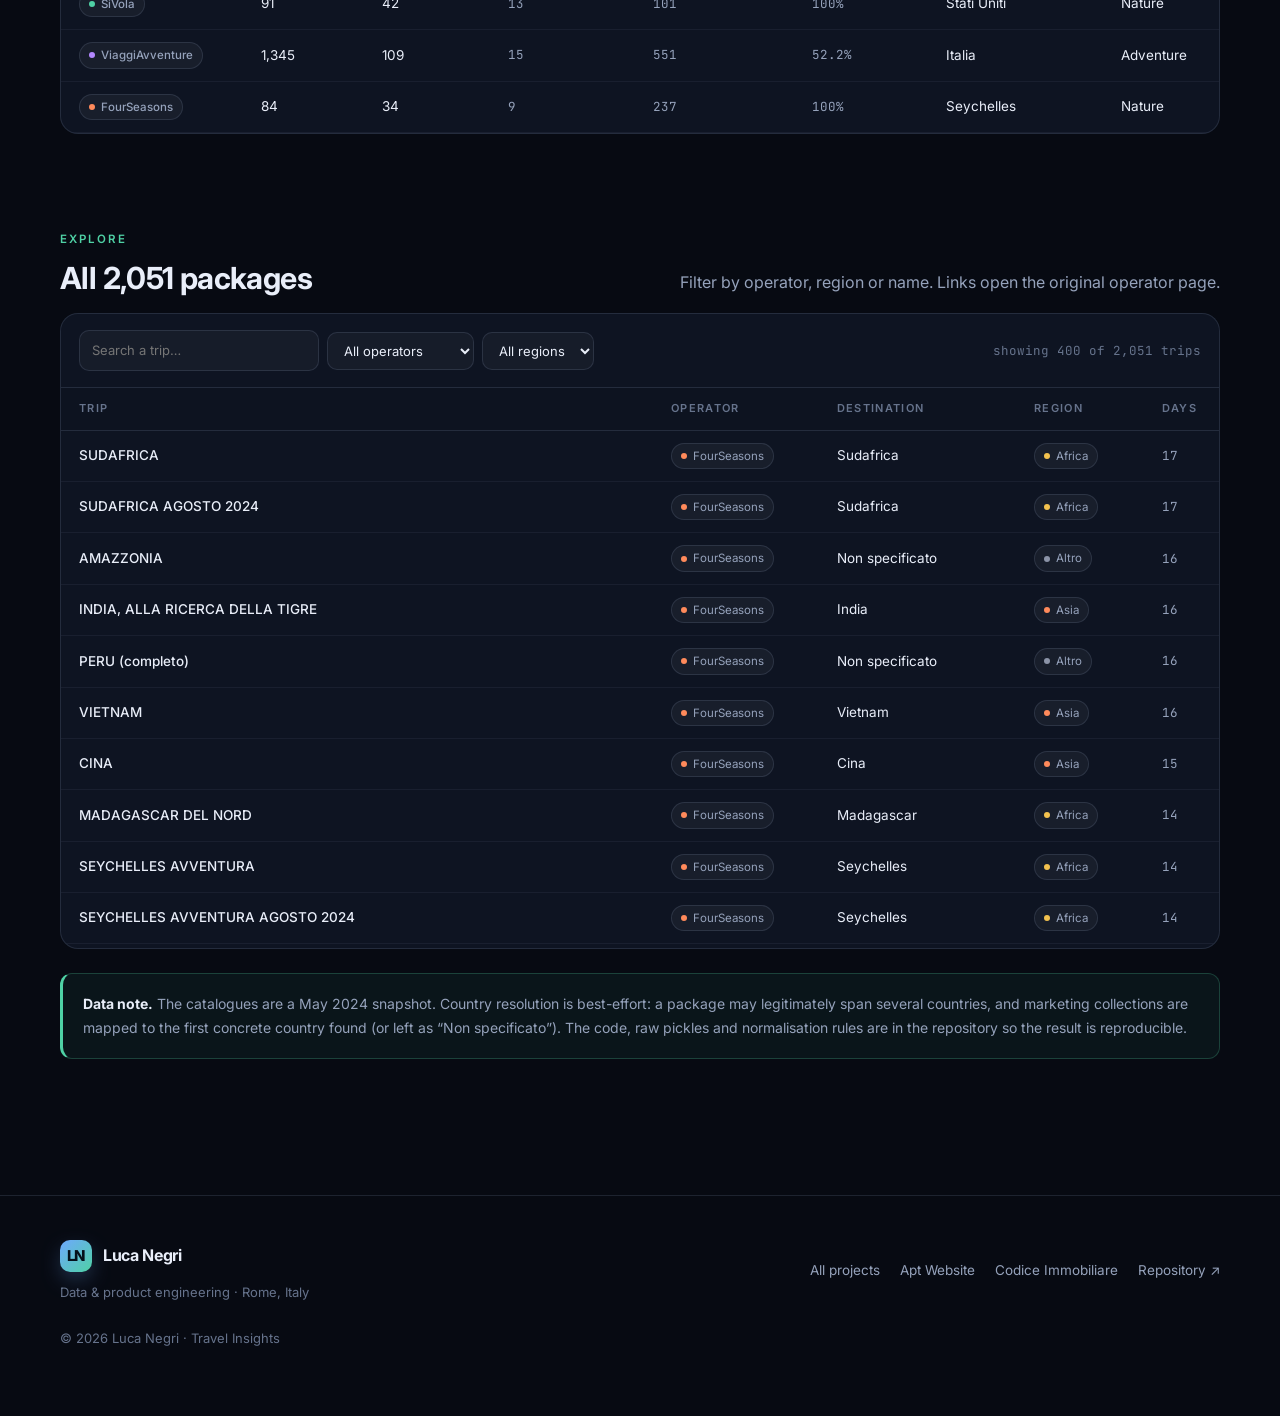
<file: projects/travel-insights.html>
<!doctype html>
<html lang="en">
<head>
  <meta charset="utf-8">
  <meta name="viewport" content="width=device-width, initial-scale=1">
  <title>Travel Insights — Luca Negri</title>
  <meta name="description" content="Scraping and analysing 2,051 travel packages from four Italian catalogues: destinations, trip vibes and itinerary depth in an interactive dashboard.">
  <meta name="theme-color" content="#070a12">
  <meta property="og:title" content="Travel Insights — Luca Negri">
  <meta property="og:description" content="2,051 travel packages from four catalogues, normalised and turned into an interactive market dashboard.">
  <meta property="og:type" content="article">
  <meta property="og:image" content="https://negriluca.github.io/assets/img/og-card.png">
  <meta name="twitter:card" content="summary_large_image">
  <link rel="icon" href="../assets/img/favicon.svg" type="image/svg+xml">
  <link rel="stylesheet" href="../assets/css/style.css">
</head>
<body>
  <a class="skip-link" href="#main">Skip to content</a>

  <header class="site-header">
    <div class="container nav">
      <a class="brand" href="../index.html" aria-label="Luca Negri — home">
        <span class="brand-mark">LN</span>
        <span>Luca Negri <small>/ data &amp; product</small></span>
      </a>
      <button class="nav-toggle" type="button" aria-label="Toggle navigation" aria-expanded="false" aria-controls="site-links"><span></span></button>
      <nav class="nav-links" id="site-links" aria-label="Main navigation">
        <a href="../index.html#projects">Projects</a>
        <a href="../index.html#about">About</a>
        <a href="../index.html#contact">Contact</a>
        <a class="nav-cta" href="https://github.com/NegriLuca/travel-insights" target="_blank" rel="noopener">Code ↗</a>
      </nav>
    </div>
  </header>

  <main id="main">
    <section class="page-hero">
      <div class="container">
        <div class="breadcrumb"><a href="../index.html">Home</a><span>/</span><a href="../index.html#projects">Projects</a><span>/</span><span>Travel Insights</span></div>
        <span class="eyebrow">Data engineering · Analytics</span>
        <h1>Travel Insights</h1>
        <p class="lede">
          Four Italian travel operators, four different website structures, one messy question:
          <strong>what is the market actually selling?</strong> This project scrapes the catalogues,
          normalises destinations and trip metadata, and turns the result into an interactive
          dashboard — 2,051 packages, 117 resolved countries, zero manual spreadsheets.
        </p>
        <div class="page-meta">
          <span class="tag accent">Python</span>
          <span class="tag">Selenium</span>
          <span class="tag">BeautifulSoup</span>
          <span class="tag">pandas</span>
          <span class="tag">Plotly</span>
          <span class="tag">GitHub Pages</span>
        </div>
        <div class="page-actions">
          <a class="btn btn-primary" href="#dashboard">Open dashboard <span class="arrow">↓</span></a>
          <a class="btn btn-ghost" href="https://github.com/NegriLuca/travel-insights" target="_blank" rel="noopener">Repository ↗</a>
        </div>
      </div>
    </section>

    <section class="section" style="padding-bottom:0">
      <div class="container">
        <div class="kpis reveal">
          <div class="kpi">
            <div class="kpi-value" id="kpi-trips">2,051</div>
            <div class="kpi-label">travel packages</div>
            <div class="kpi-hint">from 4 catalogues</div>
          </div>
          <div class="kpi">
            <div class="kpi-value" id="kpi-countries">117</div>
            <div class="kpi-label">resolved countries</div>
            <div class="kpi-hint"><span id="kpi-coverage">94.4%</span> of trips resolved</div>
          </div>
          <div class="kpi">
            <div class="kpi-value" id="kpi-days">11</div>
            <div class="kpi-label">median trip length</div>
            <div class="kpi-hint">days per package</div>
          </div>
          <div class="kpi">
            <div class="kpi-value" id="kpi-words">467</div>
            <div class="kpi-label">median description</div>
            <div class="kpi-hint">words per package</div>
          </div>
        </div>

        <div class="split" style="margin-top:56px">
          <div class="story reveal">
            <div class="section-kicker">The problem</div>
            <h2 class="section-title" style="font-size:clamp(1.6rem,2.8vw,2.1rem);margin-bottom:16px">Every catalogue speaks a different dialect.</h2>
            <p>
              One operator exposes a clean <code>Country</code> field. Another returns a list of
              countries and macro-regions. A third stores destinations as marketing collections
              (“Hai voglia di vibes da isola?”) and puts the real country in the subtitle. The
              itineraries arrive as JSON strings, nested dicts or plain prose.
            </p>
            <p>
              The pipeline treats the catalogues as <strong>raw inputs</strong>: it normalises
              country names and aliases, maps destinations to continents, extracts trip length and
              content depth, and tags each package with a small set of travel vibes. Everything
              ships as one JSON payload consumed by the dashboard.
            </p>
            <div class="callout" style="margin-top:20px">
              <strong>Result:</strong> 94.4% of packages resolve to a country, with a documented
              fallback for the remaining 5.6% instead of silently dropping them.
            </div>
          </div>
          <div class="reveal">
            <div class="section-kicker">Pipeline</div>
            <div class="steps">
              <div class="step">
                <h3>Scrape</h3>
                <p>Selenium and requests/trafilatura collectors for WeRoad, SiVola, ViaggiAvventure and FourSeasons.</p>
              </div>
              <div class="step">
                <h3>Normalise</h3>
                <p>Country aliases, macro-regions, lists, marketing labels, currencies and malformed fields.</p>
              </div>
              <div class="step">
                <h3>Enrich</h3>
                <p>Itinerary length, description depth, structured-itinerary coverage and vibe tags.</p>
              </div>
              <div class="step">
                <h3>Publish</h3>
                <p>A compact JSON payload rendered with Plotly on a static GitHub Pages site.</p>
              </div>
            </div>
          </div>
        </div>
      </div>
    </section>

    <section class="section" id="dashboard">
      <div class="container">
        <div class="section-head reveal">
          <div>
            <div class="section-kicker">The dashboard</div>
            <h2 class="section-title">What the catalogues are selling.</h2>
          </div>
          <p>All charts are interactive. Hover for exact values; use the table to search individual packages.</p>
        </div>

        <div class="chart-grid two">
          <div class="chart-card reveal">
            <h3>Packages per operator</h3>
            <div class="chart-sub">The dataset is dominated by ViaggiAvventure.</div>
            <div class="chart" id="chart-operators"></div>
          </div>
          <div class="chart-card reveal">
            <h3>Trips by region</h3>
            <div class="chart-sub">Europe and Asia are almost tied; Oceania is a niche.</div>
            <div class="chart" id="chart-regions"></div>
          </div>
          <div class="chart-card reveal">
            <h3>Top destinations</h3>
            <div class="chart-sub">Resolved countries, coloured by continent.</div>
            <div class="chart tall" id="chart-countries"></div>
          </div>
          <div class="chart-card reveal">
            <h3>Trip vibes × operator</h3>
            <div class="chart-sub">Packages tagged per vibe (titles, subtitles and mood fields).</div>
            <div class="chart tall" id="chart-vibes"></div>
          </div>
          <div class="chart-card reveal">
            <h3>Itinerary length</h3>
            <div class="chart-sub">Distribution of trip duration in days (15+ grouped).</div>
            <div class="chart" id="chart-days"></div>
          </div>
          <div class="chart-card reveal">
            <h3>Content depth vs trip length</h3>
            <div class="chart-sub">Longer trips tend to get richer descriptions — with outliers.</div>
            <div class="chart" id="chart-words"></div>
          </div>
        </div>

        <div class="section-head reveal" style="margin-top:56px;margin-bottom:18px">
          <div>
            <div class="section-kicker">Operator comparison</div>
            <h3 class="section-title" style="font-size:clamp(1.4rem,2.4vw,1.9rem)">Who publishes what</h3>
          </div>
        </div>
        <div class="table-card reveal">
          <div class="table-wrap" style="max-height:none">
            <table>
              <thead>
                <tr>
                  <th>Operator</th>
                  <th>Packages</th>
                  <th>Countries</th>
                  <th>Median days</th>
                  <th>Median words</th>
                  <th>Day-by-day</th>
                  <th>Top destination</th>
                  <th>Top vibe</th>
                </tr>
              </thead>
              <tbody id="operator-table"></tbody>
            </table>
          </div>
        </div>
      </div>
    </section>

    <section class="section" style="padding-top:0">
      <div class="container">
        <div class="section-head reveal" style="margin-bottom:18px">
          <div>
            <div class="section-kicker">Explore</div>
            <h3 class="section-title" style="font-size:clamp(1.4rem,2.4vw,1.9rem)">All 2,051 packages</h3>
          </div>
          <p>Filter by operator, region or name. Links open the original operator page.</p>
        </div>

        <div class="table-card reveal">
          <div class="table-toolbar">
            <div class="filters">
              <input class="input" id="trip-search" type="search" placeholder="Search a trip…" aria-label="Search trips">
              <select class="select" id="trip-operator" aria-label="Filter by operator">
                <option value="">All operators</option>
              </select>
              <select class="select" id="trip-region" aria-label="Filter by region">
                <option value="">All regions</option>
              </select>
            </div>
            <div class="result-count" id="trip-count">—</div>
          </div>
          <div class="table-wrap">
            <table>
              <thead>
                <tr>
                  <th>Trip</th>
                  <th>Operator</th>
                  <th>Destination</th>
                  <th>Region</th>
                  <th>Days</th>
                </tr>
              </thead>
              <tbody id="trip-table"></tbody>
            </table>
          </div>
        </div>

        <div class="callout reveal" style="margin-top:24px">
          <strong>Data note.</strong> The catalogues are a May 2024 snapshot. Country resolution is
          best-effort: a package may legitimately span several countries, and marketing collections
          are mapped to the first concrete country found (or left as “Non specificato”). The code,
          raw pickles and normalisation rules are in the repository so the result is reproducible.
        </div>
      </div>
    </section>
  </main>

  <footer class="site-footer">
    <div class="container footer-grid">
      <div>
        <a class="brand" href="../index.html"><span class="brand-mark">LN</span><span>Luca Negri</span></a>
        <p class="footer-note" style="margin:10px 0 0">Data &amp; product engineering · Rome, Italy</p>
      </div>
      <div class="footer-links">
        <a href="../index.html#projects">All projects</a>
        <a href="apt-website.html">Apt Website</a>
        <a href="codice-immobiliare.html">Codice Immobiliare</a>
        <a href="https://github.com/NegriLuca/travel-insights" target="_blank" rel="noopener">Repository ↗</a>
      </div>
    </div>
    <div class="container" style="margin-top:26px">
      <p class="footer-note">© <span data-year>2026</span> Luca Negri · Travel Insights</p>
    </div>
  </footer>

  <script src="https://cdn.plot.ly/plotly-2.35.2.min.js" charset="utf-8"></script>
  <script src="../assets/js/main.js" defer></script>
  <script>
    (() => {
      const DATA_URL = '../assets/data/travel_insights.json';
      const PALETTE = ['#6ea8fe', '#4fd1a5', '#b388ff', '#ff8a5b', '#f2c14e'];
      const BASE = {
        paper_bgcolor: 'rgba(0,0,0,0)',
        plot_bgcolor: 'rgba(0,0,0,0)',
        font: { family: 'Inter, system-ui, sans-serif', color: '#95a2bb', size: 12 },
        margin: { l: 12, r: 18, t: 12, b: 42 },
        hoverlabel: {
          bgcolor: '#121a2c',
          bordercolor: 'rgba(151,168,197,.35)',
          font: { color: '#e9eef9', family: 'Inter, sans-serif' }
        },
        xaxis: { gridcolor: 'rgba(151,168,197,.1)', zeroline: false, linecolor: 'rgba(151,168,197,.18)', tickfont: { color: '#7d8aa5' } },
        yaxis: { gridcolor: 'rgba(151,168,197,.1)', zeroline: false, linecolor: 'rgba(151,168,197,.18)', tickfont: { color: '#7d8aa5' } }
      };
      const CONFIG = { responsive: true, displayModeBar: false };
      const fmt = (n) => Number(n).toLocaleString('en-US');
      const esc = (s) => String(s ?? '').replace(/[&<>"']/g, (c) => ({ '&': '&amp;', '<': '&lt;', '>': '&gt;', '"': '&quot;', "'": '&#39;' }[c]));

      const regionColor = {};
      const operatorColor = {};

      function chart(id, traces, layout) {
        const el = document.getElementById(id);
        if (!el) return;
        Plotly.newPlot(el, traces, { ...BASE, ...layout, autosize: true }, CONFIG);
      }

      function render(data) {
        const { meta, operators, top_countries, vibes, days_hist, trips } = data;
        const operatorLabels = operators.map((o) => o.label);
        operatorLabels.forEach((label, i) => { operatorColor[label] = PALETTE[i % PALETTE.length]; });
        meta.regions.forEach((r) => { regionColor[r.region] = r.color; });

        document.getElementById('kpi-trips').textContent = fmt(meta.trips);
        document.getElementById('kpi-countries').textContent = fmt(meta.countries);
        document.getElementById('kpi-coverage').textContent = meta.destination_coverage + '%';
        document.getElementById('kpi-days').textContent = meta.median_days ?? '—';
        document.getElementById('kpi-words').textContent = fmt(meta.median_words ?? 0);

        chart('chart-operators', [{
          type: 'bar',
          orientation: 'h',
          x: operators.map((o) => o.trips),
          y: operators.map((o) => o.label),
          marker: { color: operators.map((o) => operatorColor[o.label]), line: { width: 0 } },
          text: operators.map((o) => fmt(o.trips)),
          textposition: 'outside',
          textfont: { color: '#c7d3e8' },
          cliponaxis: false,
          hovertemplate: '%{y}: %{x:,} packages<extra></extra>'
        }], {
          margin: { l: 118, r: 54, t: 10, b: 34 },
          xaxis: { ...BASE.xaxis, showgrid: false, rangemode: 'tozero' },
          yaxis: { ...BASE.yaxis, showgrid: false, autorange: 'reversed' },
          bargap: 0.42
        });

        chart('chart-regions', [{
          type: 'pie',
          hole: 0.64,
          labels: meta.regions.map((r) => r.region),
          values: meta.regions.map((r) => r.trips),
          marker: { colors: meta.regions.map((r) => r.color), line: { color: '#0b1120', width: 2 } },
          textinfo: 'percent',
          textfont: { color: '#e9eef9', size: 12 },
          hovertemplate: '%{label}: %{value:,} trips (%{percent})<extra></extra>'
        }], {
          margin: { l: 8, r: 8, t: 8, b: 8 },
          annotations: [{
            text: `<b style="font-size:22px;color:#e9eef9">${fmt(meta.trips)}</b><br><span style="font-size:11px;color:#7d8aa5">packages</span>`,
            showarrow: false,
            font: { color: '#e9eef9' }
          }],
          showlegend: true,
          legend: { orientation: 'h', y: -0.08, font: { size: 11 } }
        });

        const top = top_countries.slice(0, 15);
        chart('chart-countries', [{
          type: 'bar',
          orientation: 'h',
          x: top.map((c) => c.trips),
          y: top.map((c) => c.country),
          marker: { color: top.map((c) => regionColor[c.region] || '#8b93a7') },
          text: top.map((c) => fmt(c.trips)),
          textposition: 'outside',
          textfont: { color: '#c7d3e8', size: 11 },
          cliponaxis: false,
          customdata: top.map((c) => c.region),
          hovertemplate: '%{y} · %{x:,} packages · %{customdata}<extra></extra>'
        }], {
          margin: { l: 128, r: 54, t: 8, b: 34 },
          xaxis: { ...BASE.xaxis, showgrid: false, rangemode: 'tozero' },
          yaxis: { ...BASE.yaxis, showgrid: false, autorange: 'reversed' },
          bargap: 0.3
        });

        const vibeLabels = vibes.map((v) => v.vibe);
        const z = vibeLabels.map((vibe) => operatorLabels.map((label) => {
          const row = vibes.find((v) => v.vibe === vibe);
          return row ? row.by_operator[label] || 0 : 0;
        }));
        chart('chart-vibes', [{
          type: 'heatmap',
          x: operatorLabels,
          y: vibeLabels,
          z,
          colorscale: [[0, '#0d1424'], [0.25, '#17305a'], [0.55, '#3567b8'], [0.8, '#5b9dff'], [1, '#6ef0c6']],
          text: z.map((row) => row.map((v) => fmt(v))),
          texttemplate: '%{text}',
          textfont: { size: 10, color: '#e9eef9' },
          showscale: false,
          hovertemplate: '%{y} · %{x}: %{z:,} packages<extra></extra>',
          xgap: 4,
          ygap: 4
        }], {
          margin: { l: 112, r: 12, t: 8, b: 34 },
          xaxis: { ...BASE.xaxis, showgrid: false, tickfont: { color: '#c7d3e8', size: 11 } },
          yaxis: { ...BASE.yaxis, showgrid: false, autorange: 'reversed' }
        });

        const dayLabels = [...new Set(days_hist.map((d) => d.days))].sort((a, b) => a - b).map((d) => d === 15 ? '15+' : String(d));
        const dayTraces = operators.map((op) => ({
          type: 'bar',
          name: op.label,
          x: [...new Set(days_hist.map((d) => d.days))].sort((a, b) => a - b).map((d) => d === 15 ? '15+' : String(d)),
          y: [...new Set(days_hist.map((d) => d.days))].sort((a, b) => a - b).map((d) => {
            const row = days_hist.find((h) => h.operator === op.label && h.days === d);
            return row ? row.trips : 0;
          }),
          marker: { color: operatorColor[op.label] },
          hovertemplate: `${op.label} · %{x} days: %{y:,}<extra></extra>`
        }));
        chart('chart-days', dayTraces, {
          barmode: 'group',
          bargap: 0.28,
          margin: { l: 42, r: 12, t: 8, b: 42 },
          legend: { orientation: 'h', y: 1.12, font: { size: 11 } },
          xaxis: { ...BASE.xaxis, title: { text: 'days', font: { size: 11, color: '#66738c' } }, categoryorder: 'array', categoryarray: dayLabels },
          yaxis: { ...BASE.yaxis, showgrid: true, rangemode: 'tozero' }
        });

        const scatterTraces = operators.map((op) => {
          const rows = trips.filter((t) => t.operator === op.label && t.days && t.words && t.words < 2000);
          return {
            type: 'scatter',
            mode: 'markers',
            name: op.label,
            x: rows.map((t) => t.days),
            y: rows.map((t) => t.words),
            marker: { color: operatorColor[op.label], size: 5, opacity: 0.55 },
            hovertemplate: `${op.label}<br>%{x} days · %{y:,} words<extra></extra>`
          };
        });
        chart('chart-words', scatterTraces, {
          margin: { l: 52, r: 12, t: 8, b: 42 },
          legend: { orientation: 'h', y: 1.12, font: { size: 11 } },
          xaxis: { ...BASE.xaxis, title: { text: 'trip length (days)', font: { size: 11, color: '#66738c' } } },
          yaxis: { ...BASE.yaxis, title: { text: 'description words', font: { size: 11, color: '#66738c' } }, type: 'log' }
        });

        const opBody = document.getElementById('operator-table');
        opBody.innerHTML = operators.map((o) => `
          <tr>
            <td class="name"><span class="pill"><span class="dot" style="background:${operatorColor[o.label]}"></span>${esc(o.label)}</span></td>
            <td>${fmt(o.trips)}</td>
            <td>${fmt(o.countries)}</td>
            <td class="days-cell">${o.median_days ?? '—'}</td>
            <td class="days-cell">${fmt(o.median_words ?? 0)}</td>
            <td class="days-cell">${o.itinerary_coverage ?? '—'}%</td>
            <td>${esc(o.top_country)}</td>
            <td>${esc(o.top_vibe)}</td>
          </tr>
        `).join('');

        const opSelect = document.getElementById('trip-operator');
        operatorLabels.forEach((label) => {
          const option = document.createElement('option');
          option.value = label;
          option.textContent = label;
          opSelect.appendChild(option);
        });
        const regionSelect = document.getElementById('trip-region');
        meta.regions.forEach((r) => {
          const option = document.createElement('option');
          option.value = r.region;
          option.textContent = r.region;
          regionSelect.appendChild(option);
        });

        const tbody = document.getElementById('trip-table');
        const countEl = document.getElementById('trip-count');
        const searchEl = document.getElementById('trip-search');
        let rendered = 0;

        function renderTable() {
          const q = searchEl.value.trim().toLowerCase();
          const op = opSelect.value;
          const region = regionSelect.value;
          const rows = trips.filter((t) => {
            if (op && t.operator !== op) return false;
            if (region && t.region !== region) return false;
            if (q && !t.name.toLowerCase().includes(q) && !t.country.toLowerCase().includes(q)) return false;
            return true;
          });
          const limit = 400;
          const shown = rows.slice(0, limit);
          tbody.innerHTML = shown.length ? shown.map((t) => {
            const name = t.url
              ? `<a href="${esc(t.url)}" target="_blank" rel="noopener">${esc(t.name)}</a>`
              : esc(t.name);
            const dot = regionColor[t.region] || '#8b93a7';
            return `<tr>
              <td class="name">${name}</td>
              <td><span class="pill"><span class="dot" style="background:${operatorColor[t.operator] || '#6ea8fe'}"></span>${esc(t.operator)}</span></td>
              <td>${esc(t.country)}</td>
              <td><span class="pill"><span class="dot" style="background:${dot}"></span>${esc(t.region)}</span></td>
              <td class="days-cell">${t.days ?? '—'}</td>
            </tr>`;
          }).join('') : '<tr class="empty-row"><td colspan="5">No trips match these filters.</td></tr>';
          rendered = shown.length;
          countEl.textContent = rows.length > limit
            ? `showing ${fmt(limit)} of ${fmt(rows.length)} trips`
            : `${fmt(rows.length)} trips`;
        }

        searchEl.addEventListener('input', renderTable);
        opSelect.addEventListener('change', renderTable);
        regionSelect.addEventListener('change', renderTable);
        renderTable();

        // Re-layout charts once fonts are ready.
        if (document.fonts && document.fonts.ready) {
          document.fonts.ready.then(() => {
            document.querySelectorAll('.chart').forEach((el) => { if (el.data) Plotly.Plots.resize(el); });
          });
        }
      }

      fetch(DATA_URL)
        .then((res) => { if (!res.ok) throw new Error('HTTP ' + res.status); return res.json(); })
        .then(render)
        .catch((err) => {
          console.error(err);
          document.querySelectorAll('.chart').forEach((el) => {
            el.innerHTML = '<p style="color:#95a2bb;padding:20px">Could not load dashboard data.</p>';
          });
        });
    })();
  </script>
</body>
</html>
</file>
<file: assets/css/style.css>
@import url('https://fonts.googleapis.com/css2?family=Inter:wght@400;500;600;700;800&family=JetBrains+Mono:wght@400;500&display=swap');

:root {
  --bg: #070a12;
  --panel: #0e1422;
  --panel-2: #121a2c;
  --panel-3: #172136;
  --text: #e9eef9;
  --muted: #95a2bb;
  --faint: #66738c;
  --line: rgba(151, 168, 197, 0.16);
  --line-strong: rgba(151, 168, 197, 0.28);
  --accent: #6ea8fe;
  --accent-2: #4fd1a5;
  --accent-3: #b388ff;
  --accent-4: #ff8a5b;
  --accent-5: #f2c14e;
  --radius: 18px;
  --radius-sm: 12px;
  --shadow: 0 30px 80px -30px rgba(0, 0, 0, 0.85);
  --max: 1160px;
}

* { box-sizing: border-box; }

html { scroll-behavior: smooth; }

body {
  margin: 0;
  color: var(--text);
  background:
    radial-gradient(920px 520px at 8% -8%, rgba(110, 168, 254, 0.16), transparent 60%),
    radial-gradient(820px 520px at 102% 2%, rgba(79, 209, 165, 0.11), transparent 56%),
    radial-gradient(760px 760px at 50% 118%, rgba(179, 136, 255, 0.1), transparent 60%),
    var(--bg);
  font-family: 'Inter', system-ui, -apple-system, 'Segoe UI', sans-serif;
  font-size: 16px;
  line-height: 1.6;
  -webkit-font-smoothing: antialiased;
  text-rendering: optimizeLegibility;
  overflow-x: hidden;
}

body::before {
  content: '';
  position: fixed;
  inset: 0;
  z-index: -1;
  background-image:
    linear-gradient(rgba(151, 168, 197, 0.055) 1px, transparent 1px),
    linear-gradient(90deg, rgba(151, 168, 197, 0.055) 1px, transparent 1px);
  background-size: 64px 64px;
  mask-image: radial-gradient(ellipse 90% 70% at 50% 0%, #000 20%, transparent 75%);
  -webkit-mask-image: radial-gradient(ellipse 90% 70% at 50% 0%, #000 20%, transparent 75%);
  pointer-events: none;
}

img { max-width: 100%; display: block; }
a { color: inherit; text-decoration: none; }
p { margin: 0 0 1em; }
ul { margin: 0; padding: 0; list-style: none; }
code, pre, .mono { font-family: 'JetBrains Mono', ui-monospace, 'SF Mono', Menlo, monospace; }

::selection { background: rgba(110, 168, 254, 0.35); color: #fff; }

.container { width: min(var(--max), 92vw); margin-inline: auto; }

.skip-link {
  position: absolute;
  left: 16px;
  top: -60px;
  z-index: 100;
  padding: 10px 16px;
  background: var(--accent);
  color: #061018;
  border-radius: 10px;
  font-weight: 700;
  transition: top 0.2s ease;
}
.skip-link:focus { top: 14px; }

/* ---------- Header ---------- */
.site-header {
  position: sticky;
  top: 0;
  z-index: 60;
  background: rgba(7, 10, 18, 0.72);
  border-bottom: 1px solid var(--line);
  backdrop-filter: blur(16px) saturate(140%);
  -webkit-backdrop-filter: blur(16px) saturate(140%);
}

.nav {
  display: flex;
  align-items: center;
  justify-content: space-between;
  gap: 20px;
  height: 70px;
}

.brand {
  display: inline-flex;
  align-items: center;
  gap: 11px;
  font-weight: 700;
  letter-spacing: -0.02em;
  white-space: nowrap;
}
.brand-mark {
  width: 32px;
  height: 32px;
  border-radius: 10px;
  display: grid;
  place-items: center;
  background: linear-gradient(135deg, var(--accent), var(--accent-2));
  color: #05101a;
  font-weight: 800;
  font-size: 15px;
  box-shadow: 0 8px 24px -8px rgba(110, 168, 254, 0.8);
}
.brand small { color: var(--faint); font-weight: 500; font-size: 12px; letter-spacing: 0.02em; }

.nav-links {
  display: flex;
  align-items: center;
  gap: 26px;
  font-size: 14px;
  color: var(--muted);
}
.nav-links a { transition: color 0.2s ease; }
.nav-links a:hover, .nav-links a:focus-visible { color: var(--text); }
.nav-links .nav-cta {
  color: var(--text);
  padding: 9px 15px;
  border: 1px solid var(--line-strong);
  border-radius: 10px;
  background: rgba(255, 255, 255, 0.03);
}
.nav-links .nav-cta:hover { border-color: var(--accent); background: rgba(110, 168, 254, 0.12); }

.nav-toggle {
  display: none;
  width: 42px;
  height: 42px;
  border-radius: 10px;
  border: 1px solid var(--line);
  background: rgba(255, 255, 255, 0.03);
  color: var(--text);
  cursor: pointer;
}
.nav-toggle span, .nav-toggle span::before, .nav-toggle span::after {
  display: block;
  width: 18px;
  height: 2px;
  background: currentColor;
  border-radius: 2px;
  position: relative;
  margin-inline: auto;
}
.nav-toggle span::before, .nav-toggle span::after { content: ''; position: absolute; left: 0; }
.nav-toggle span::before { top: -6px; }
.nav-toggle span::after { top: 6px; }

/* ---------- Buttons ---------- */
.btn {
  display: inline-flex;
  align-items: center;
  justify-content: center;
  gap: 9px;
  padding: 13px 20px;
  border-radius: 12px;
  font-weight: 600;
  font-size: 14.5px;
  border: 1px solid transparent;
  transition: transform 0.2s ease, box-shadow 0.2s ease, background 0.2s ease, border-color 0.2s ease;
  cursor: pointer;
  white-space: nowrap;
}
.btn:hover { transform: translateY(-2px); }
.btn-primary {
  background: linear-gradient(135deg, var(--accent), #a4c8ff);
  color: #061018;
  box-shadow: 0 16px 40px -16px rgba(110, 168, 254, 0.85);
}
.btn-primary:hover { box-shadow: 0 22px 46px -16px rgba(110, 168, 254, 0.95); }
.btn-ghost {
  border-color: var(--line-strong);
  background: rgba(255, 255, 255, 0.035);
  color: var(--text);
}
.btn-ghost:hover { border-color: var(--accent); background: rgba(110, 168, 254, 0.1); }
.btn-sm { padding: 9px 14px; font-size: 13px; border-radius: 10px; }
.btn .arrow { transition: transform 0.2s ease; }
.btn:hover .arrow { transform: translateX(3px); }

/* ---------- Hero ---------- */
.hero { padding: clamp(56px, 9vw, 104px) 0 clamp(38px, 6vw, 64px); }
.hero-grid {
  display: grid;
  grid-template-columns: 1.12fr 0.88fr;
  gap: clamp(32px, 5vw, 64px);
  align-items: center;
}
.eyebrow {
  display: inline-flex;
  align-items: center;
  gap: 9px;
  font-size: 11.5px;
  font-weight: 600;
  letter-spacing: 0.18em;
  text-transform: uppercase;
  color: var(--accent-2);
}
.eyebrow::before {
  content: '';
  width: 22px;
  height: 1px;
  background: currentColor;
  opacity: 0.7;
}
h1, h2, h3 { letter-spacing: -0.03em; line-height: 1.08; margin: 0; }
h1 { font-size: clamp(2.7rem, 6.2vw, 4.7rem); margin: 18px 0 22px; letter-spacing: -0.045em; }
h2 { font-size: clamp(1.8rem, 3.4vw, 2.7rem); }
h3 { font-size: 1.2rem; letter-spacing: -0.02em; }
.gradient-text {
  background: linear-gradient(115deg, #ffffff 8%, #bcd5ff 42%, #6ef0c6 92%);
  -webkit-background-clip: text;
  background-clip: text;
  color: transparent;
}
.lede { color: var(--muted); font-size: clamp(1rem, 1.4vw, 1.12rem); max-width: 54ch; line-height: 1.72; }
.lede strong { color: var(--text); font-weight: 600; }
.cta-row { display: flex; flex-wrap: wrap; gap: 12px; margin-top: 30px; }
.hero-note { margin-top: 20px; font-size: 12.5px; color: var(--faint); }
.status-dot {
  display: inline-block;
  width: 7px;
  height: 7px;
  border-radius: 50%;
  background: var(--accent-2);
  box-shadow: 0 0 0 4px rgba(79, 209, 165, 0.16);
  margin-right: 8px;
  vertical-align: middle;
}

/* Hero terminal card */
.hero-card {
  position: relative;
  border: 1px solid var(--line);
  border-radius: 22px;
  background: linear-gradient(160deg, rgba(23, 33, 54, 0.92), rgba(10, 15, 26, 0.94));
  box-shadow: var(--shadow);
  overflow: hidden;
}
.hero-card::after {
  content: '';
  position: absolute;
  inset: -40% -20% auto auto;
  width: 320px;
  height: 320px;
  background: radial-gradient(circle, rgba(110, 168, 254, 0.22), transparent 65%);
  pointer-events: none;
}
.hero-card-top {
  display: flex;
  align-items: center;
  gap: 8px;
  padding: 14px 18px;
  border-bottom: 1px solid var(--line);
  font-size: 12px;
  color: var(--faint);
  font-family: 'JetBrains Mono', monospace;
}
.traffic { display: flex; gap: 6px; margin-right: 6px; }
.traffic i { width: 9px; height: 9px; border-radius: 50%; background: #2a3550; }
.traffic i:nth-child(1) { background: #ff6b6b; }
.traffic i:nth-child(2) { background: #f2c14e; }
.traffic i:nth-child(3) { background: #4fd1a5; }
.hero-code { padding: 18px 20px 8px; font-family: 'JetBrains Mono', monospace; font-size: 12.5px; line-height: 1.9; color: #a9b8d6; }
.hero-code .k { color: #b388ff; }
.hero-code .s { color: #6ef0c6; }
.hero-code .c { color: #5b6885; }
.hero-code .n { color: #ffb86b; }
.hero-bars { display: flex; align-items: flex-end; gap: 6px; height: 88px; padding: 10px 20px 20px; }
.hero-bars i {
  flex: 1;
  border-radius: 5px 5px 2px 2px;
  background: linear-gradient(180deg, rgba(110, 168, 254, 0.95), rgba(79, 209, 165, 0.32));
  animation: grow 1s cubic-bezier(0.2, 0.8, 0.2, 1) both;
}
.hero-bars i:nth-child(2n) { background: linear-gradient(180deg, rgba(179, 136, 255, 0.9), rgba(110, 168, 254, 0.28)); }
@keyframes grow { from { transform: scaleY(0.15); opacity: 0; transform-origin: bottom; } to { transform: scaleY(1); opacity: 1; } }

/* ---------- Stats strip ---------- */
.stats {
  display: grid;
  grid-template-columns: repeat(4, 1fr);
  border: 1px solid var(--line);
  border-radius: var(--radius);
  overflow: hidden;
  background: var(--line);
  gap: 1px;
  margin-top: clamp(34px, 5vw, 54px);
}
.stat { background: linear-gradient(180deg, rgba(18, 26, 44, 0.9), rgba(11, 16, 28, 0.9)); padding: 22px 24px; }
.stat-value { font-size: clamp(1.6rem, 2.6vw, 2.2rem); font-weight: 700; letter-spacing: -0.04em; line-height: 1; }
.stat-label { color: var(--muted); font-size: 12.5px; margin-top: 8px; }
.stat-value .unit { font-size: 0.55em; color: var(--accent-2); font-weight: 600; margin-left: 2px; }

/* ---------- Sections ---------- */
.section { padding: clamp(56px, 8vw, 96px) 0; }
.section-head { display: flex; align-items: flex-end; justify-content: space-between; gap: 28px; margin-bottom: 36px; }
.section-head p { color: var(--muted); max-width: 58ch; margin: 12px 0 0; }
.section-kicker {
  font-size: 11.5px;
  letter-spacing: 0.18em;
  text-transform: uppercase;
  color: var(--accent-2);
  font-weight: 600;
  margin-bottom: 14px;
}
.section-title { font-size: clamp(1.75rem, 3.2vw, 2.5rem); }
.section-rule { height: 1px; background: linear-gradient(90deg, var(--line-strong), transparent); margin: 0 0 40px; }

/* ---------- Project cards ---------- */
.projects-grid { display: grid; grid-template-columns: repeat(12, 1fr); gap: 20px; }
.project-card {
  position: relative;
  display: flex;
  flex-direction: column;
  border: 1px solid var(--line);
  border-radius: var(--radius);
  background: linear-gradient(170deg, rgba(21, 30, 50, 0.9), rgba(10, 15, 26, 0.92));
  overflow: hidden;
  transition: transform 0.25s ease, border-color 0.25s ease, box-shadow 0.25s ease;
  grid-column: span 4;
  min-height: 100%;
}
.project-card.wide { grid-column: span 6; }
.project-card:hover { transform: translateY(-5px); border-color: var(--line-strong); box-shadow: 0 34px 70px -34px rgba(0, 0, 0, 0.9); }
.project-visual { position: relative; height: 196px; overflow: hidden; border-bottom: 1px solid var(--line); }
.project-visual img { width: 100%; height: 100%; object-fit: cover; opacity: 0.82; transition: transform 0.6s ease, opacity 0.3s ease; }
.project-card:hover .project-visual img { transform: scale(1.04); opacity: 0.95; }
.project-visual::after {
  content: '';
  position: absolute;
  inset: 0;
  background: linear-gradient(180deg, rgba(10, 15, 26, 0.05) 0%, rgba(10, 15, 26, 0.72) 100%);
}
.visual-travel {
  background:
    radial-gradient(340px 200px at 20% 25%, rgba(110, 168, 254, 0.45), transparent 65%),
    radial-gradient(300px 220px at 82% 75%, rgba(79, 209, 165, 0.34), transparent 62%),
    linear-gradient(150deg, #101a2e, #0a0f1b);
}
.visual-immobiliare {
  background:
    radial-gradient(260px 200px at 25% 30%, rgba(255, 138, 91, 0.42), transparent 64%),
    radial-gradient(300px 220px at 80% 70%, rgba(242, 193, 78, 0.26), transparent 62%),
    linear-gradient(150deg, #1a1426, #0a0f1b);
}
.visual-grid {
  position: absolute;
  inset: 0;
  background-image:
    linear-gradient(rgba(255, 255, 255, 0.06) 1px, transparent 1px),
    linear-gradient(90deg, rgba(255, 255, 255, 0.06) 1px, transparent 1px);
  background-size: 34px 34px;
  mask-image: radial-gradient(circle at 50% 50%, #000 30%, transparent 80%);
  -webkit-mask-image: radial-gradient(circle at 50% 50%, #000 30%, transparent 80%);
}
.visual-bars { position: absolute; inset: auto 22px 24px 22px; display: flex; align-items: flex-end; gap: 7px; height: 92px; }
.visual-bars i { flex: 1; border-radius: 4px 4px 2px 2px; background: linear-gradient(180deg, rgba(110, 168, 254, 0.95), rgba(110, 168, 254, 0.12)); }
.visual-bars i:nth-child(3n) { background: linear-gradient(180deg, rgba(79, 209, 165, 0.95), rgba(79, 209, 165, 0.12)); }
.visual-bars i:nth-child(4n) { background: linear-gradient(180deg, rgba(179, 136, 255, 0.9), rgba(179, 136, 255, 0.12)); }
.visual-dots { position: absolute; inset: 0; }
.visual-dots i {
  position: absolute;
  width: 7px;
  height: 7px;
  border-radius: 50%;
  background: var(--accent-4);
  box-shadow: 0 0 0 4px rgba(255, 138, 91, 0.16);
}
.project-body { padding: 24px 24px 26px; display: flex; flex-direction: column; flex: 1; }
.project-meta { display: flex; align-items: center; justify-content: space-between; gap: 12px; margin-bottom: 12px; }
.project-cat { font-size: 11px; letter-spacing: 0.14em; text-transform: uppercase; color: var(--accent-2); font-weight: 600; }
.project-year { font-size: 12px; color: var(--faint); font-family: 'JetBrains Mono', monospace; }
.project-card h3 { font-size: 1.28rem; margin-bottom: 10px; }
.project-card p { color: var(--muted); font-size: 14px; line-height: 1.65; margin: 0 0 18px; }
.project-metrics { display: flex; flex-wrap: wrap; gap: 8px 18px; margin-top: auto; padding-top: 16px; border-top: 1px solid var(--line); }
.project-metrics span { font-size: 12px; color: var(--faint); }
.project-metrics strong { color: var(--text); font-weight: 600; }
.project-links { display: flex; align-items: center; gap: 14px; margin-top: 16px; }
.project-links a { font-size: 13px; font-weight: 600; color: var(--accent); display: inline-flex; align-items: center; gap: 6px; }
.project-links a:hover { color: #a4c8ff; }
.project-links a::after { content: '→'; transition: transform 0.2s ease; }
.project-links a:hover::after { transform: translateX(3px); }

/* ---------- Tags ---------- */
.tags { display: flex; flex-wrap: wrap; gap: 7px; }
.tag {
  font-size: 11.5px;
  color: var(--muted);
  padding: 5px 10px;
  border-radius: 999px;
  border: 1px solid var(--line);
  background: rgba(255, 255, 255, 0.025);
  white-space: nowrap;
}
.tag.accent { color: var(--accent-2); border-color: rgba(79, 209, 165, 0.3); background: rgba(79, 209, 165, 0.08); }

/* ---------- About / skills ---------- */
.about-grid { display: grid; grid-template-columns: 1.1fr 0.9fr; gap: clamp(32px, 5vw, 64px); align-items: start; }
.about-copy p { color: var(--muted); font-size: 1.02rem; line-height: 1.75; }
.about-copy strong { color: var(--text); }
.skill-block { border: 1px solid var(--line); border-radius: var(--radius); background: rgba(14, 20, 34, 0.7); padding: 24px; }
.skill-block + .skill-block { margin-top: 16px; }
.skill-block h3 { font-size: 13px; letter-spacing: 0.14em; text-transform: uppercase; color: var(--accent-2); margin-bottom: 14px; }

/* ---------- Footer ---------- */
.site-footer { border-top: 1px solid var(--line); padding: 44px 0 54px; margin-top: 40px; }
.footer-grid { display: flex; align-items: center; justify-content: space-between; gap: 24px; flex-wrap: wrap; }
.footer-note { color: var(--faint); font-size: 13px; }
.footer-links { display: flex; gap: 20px; font-size: 13.5px; color: var(--muted); }
.footer-links a:hover { color: var(--text); }

/* ---------- Page hero (project pages) ---------- */
.page-hero { padding: clamp(46px, 7vw, 80px) 0 clamp(30px, 4vw, 48px); border-bottom: 1px solid var(--line); }
.breadcrumb { display: flex; align-items: center; gap: 8px; font-size: 12.5px; color: var(--faint); margin-bottom: 22px; font-family: 'JetBrains Mono', monospace; }
.breadcrumb a:hover { color: var(--accent); }
.page-hero h1 { font-size: clamp(2.1rem, 4.6vw, 3.6rem); margin: 0 0 18px; }
.page-hero .lede { max-width: 70ch; }
.page-meta { display: flex; flex-wrap: wrap; gap: 8px; margin-top: 24px; }
.page-actions { display: flex; flex-wrap: wrap; gap: 12px; margin-top: 28px; }

/* ---------- KPI cards ---------- */
.kpis { display: grid; grid-template-columns: repeat(4, 1fr); gap: 14px; }
.kpi {
  border: 1px solid var(--line);
  border-radius: var(--radius-sm);
  background: linear-gradient(170deg, rgba(21, 30, 50, 0.86), rgba(10, 15, 26, 0.9));
  padding: 20px;
}
.kpi-value { font-size: clamp(1.5rem, 2.6vw, 2rem); font-weight: 700; letter-spacing: -0.04em; line-height: 1; }
.kpi-value .unit { font-size: 0.55em; color: var(--accent-2); margin-left: 2px; }
.kpi-label { color: var(--muted); font-size: 12.5px; margin-top: 8px; }
.kpi-hint { color: var(--faint); font-size: 11.5px; margin-top: 4px; }

/* ---------- Charts ---------- */
.chart-grid { display: grid; gap: 18px; }
.chart-grid.two { grid-template-columns: repeat(2, 1fr); }
.chart-card {
  border: 1px solid var(--line);
  border-radius: var(--radius);
  background: linear-gradient(170deg, rgba(18, 26, 44, 0.82), rgba(9, 13, 23, 0.9));
  padding: 20px 20px 12px;
  min-width: 0;
}
.chart-card h3 { font-size: 15px; margin-bottom: 3px; }
.chart-sub { color: var(--faint); font-size: 12px; margin-bottom: 10px; }
.chart { width: 100%; height: 340px; }
.chart.tall { height: 420px; }
.chart.short { height: 280px; }
.chart-note { color: var(--faint); font-size: 11.5px; padding: 8px 2px 8px; border-top: 1px solid var(--line); margin-top: 8px; }
.js-plotly-plot .plotly .modebar { opacity: 0.25; }
.js-plotly-plot .plotly .modebar:hover { opacity: 0.8; }

/* ---------- Table ---------- */
.table-card { border: 1px solid var(--line); border-radius: var(--radius); background: var(--panel); overflow: hidden; }
.table-toolbar { display: flex; flex-wrap: wrap; gap: 10px; align-items: center; justify-content: space-between; padding: 16px 18px; border-bottom: 1px solid var(--line); }
.table-toolbar .filters { display: flex; flex-wrap: wrap; gap: 8px; align-items: center; }
.input, .select {
  background: rgba(255, 255, 255, 0.035);
  border: 1px solid var(--line);
  color: var(--text);
  border-radius: 10px;
  padding: 9px 12px;
  font: inherit;
  font-size: 13px;
  min-width: 0;
}
.input { width: 240px; }
.input:focus, .select:focus { outline: 2px solid rgba(110, 168, 254, 0.5); outline-offset: 1px; }
.select option { background: #0e1422; color: var(--text); }
.result-count { color: var(--faint); font-size: 12.5px; font-family: 'JetBrains Mono', monospace; }
.table-wrap { max-height: 560px; overflow: auto; }
table { width: 100%; border-collapse: collapse; font-size: 13.5px; }
thead th {
  position: sticky;
  top: 0;
  z-index: 1;
  text-align: left;
  font-size: 11px;
  letter-spacing: 0.12em;
  text-transform: uppercase;
  color: var(--faint);
  background: #0d1320;
  padding: 12px 18px;
  border-bottom: 1px solid var(--line);
  font-weight: 600;
}
tbody td { padding: 12px 18px; border-bottom: 1px solid rgba(151, 168, 197, 0.08); vertical-align: middle; }
tbody tr:hover td { background: rgba(110, 168, 254, 0.06); }
td.name { font-weight: 500; color: var(--text); }
td.name a:hover { color: var(--accent); }
.pill { display: inline-flex; align-items: center; gap: 6px; font-size: 11.5px; padding: 3px 9px; border-radius: 999px; background: rgba(255, 255, 255, 0.045); color: var(--muted); border: 1px solid var(--line); white-space: nowrap; }
.pill .dot { width: 6px; height: 6px; border-radius: 50%; background: var(--accent); }
.days-cell { font-family: 'JetBrains Mono', monospace; font-size: 12.5px; color: var(--muted); }
.empty-row td { text-align: center; color: var(--faint); padding: 36px; }

/* ---------- Map ---------- */
.map-card { border: 1px solid var(--line); border-radius: var(--radius); overflow: hidden; background: var(--panel); }
#map { height: 440px; width: 100%; background: #0a0f1b; }
.leaflet-container { font-family: 'Inter', sans-serif; background: #0a0f1b; }
.leaflet-control-attribution { background: rgba(7, 10, 18, 0.7) !important; color: var(--faint) !important; font-size: 10px !important; }
.leaflet-control-attribution a { color: var(--muted) !important; }
.custom-popup { min-width: 150px; }
.custom-popup strong { display: block; font-size: 13px; margin-bottom: 4px; }
.custom-popup span { color: #5b6885; font-size: 12px; }
.custom-popup .price { color: #4fd1a5; font-weight: 700; font-size: 15px; }

/* ---------- Story / feature blocks ---------- */
.split { display: grid; grid-template-columns: 1fr 1fr; gap: clamp(28px, 4vw, 52px); align-items: start; }
.story p { color: var(--muted); line-height: 1.75; }
.story strong { color: var(--text); }
.steps { counter-reset: step; display: grid; gap: 12px; }
.step { position: relative; border: 1px solid var(--line); border-radius: var(--radius-sm); background: rgba(14, 20, 34, 0.6); padding: 18px 18px 18px 58px; }
.step::before {
  counter-increment: step;
  content: counter(step, decimal-leading-zero);
  position: absolute;
  left: 18px;
  top: 18px;
  font-family: 'JetBrains Mono', monospace;
  font-size: 11px;
  color: var(--accent-2);
  border: 1px solid rgba(79, 209, 165, 0.3);
  border-radius: 7px;
  padding: 2px 6px;
}
.step h3 { font-size: 14.5px; margin-bottom: 4px; }
.step p { margin: 0; color: var(--muted); font-size: 13.5px; }

.feature-grid { display: grid; grid-template-columns: repeat(3, 1fr); gap: 14px; }
.feature {
  border: 1px solid var(--line);
  border-radius: var(--radius-sm);
  background: rgba(14, 20, 34, 0.6);
  padding: 20px;
}
.feature .icon {
  width: 36px;
  height: 36px;
  border-radius: 10px;
  display: grid;
  place-items: center;
  background: rgba(110, 168, 254, 0.12);
  color: var(--accent);
  margin-bottom: 14px;
  font-size: 18px;
}
.feature h3 { font-size: 14.5px; margin-bottom: 6px; }
.feature p { margin: 0; color: var(--muted); font-size: 13px; line-height: 1.6; }

.callout {
  border: 1px solid rgba(79, 209, 165, 0.24);
  border-left: 3px solid var(--accent-2);
  border-radius: var(--radius-sm);
  background: rgba(79, 209, 165, 0.055);
  padding: 18px 20px;
  color: var(--muted);
  font-size: 14px;
  line-height: 1.7;
}
.callout strong { color: var(--text); }

.arch {
  display: grid;
  grid-template-columns: repeat(4, 1fr);
  gap: 10px;
  align-items: stretch;
}
.arch-node {
  border: 1px solid var(--line);
  border-radius: var(--radius-sm);
  background: linear-gradient(170deg, rgba(23, 33, 54, 0.9), rgba(10, 15, 26, 0.9));
  padding: 16px;
  text-align: center;
}
.arch-node .mono { font-size: 10.5px; color: var(--accent-2); display: block; margin-bottom: 6px; letter-spacing: 0.08em; }
.arch-node strong { display: block; font-size: 13.5px; margin-bottom: 3px; }
.arch-node span { color: var(--faint); font-size: 11.5px; }

.gallery { display: grid; grid-template-columns: 1.4fr 1fr 1fr; gap: 12px; }
.gallery img { width: 100%; height: 220px; object-fit: cover; border-radius: var(--radius-sm); border: 1px solid var(--line); }
.gallery img:first-child { height: 100%; min-height: 220px; grid-row: span 2; }

/* ---------- Reveal ---------- */
.reveal { opacity: 0; transform: translateY(16px); transition: opacity 0.6s ease, transform 0.6s cubic-bezier(0.2, 0.8, 0.2, 1); }
.reveal.is-visible { opacity: 1; transform: none; }

/* ---------- Responsive ---------- */
@media (max-width: 1000px) {
  .hero-grid { grid-template-columns: 1fr; }
  .hero-card { max-width: 560px; }
  .about-grid { grid-template-columns: 1fr; }
  .chart-grid.two { grid-template-columns: 1fr; }
  .project-card, .project-card.wide { grid-column: span 6; }
  .feature-grid { grid-template-columns: repeat(2, 1fr); }
  .kpis { grid-template-columns: repeat(2, 1fr); }
  .arch { grid-template-columns: repeat(2, 1fr); }
  .gallery { grid-template-columns: 1fr 1fr; }
  .gallery img:first-child { grid-row: span 1; grid-column: span 2; }
}

@media (max-width: 760px) {
  .nav-toggle { display: block; }
  .nav-links {
    position: absolute;
    top: 70px;
    left: 4vw;
    right: 4vw;
    flex-direction: column;
    align-items: flex-start;
    gap: 4px;
    padding: 12px;
    border: 1px solid var(--line-strong);
    border-radius: 14px;
    background: rgba(11, 16, 28, 0.98);
    box-shadow: var(--shadow);
    display: none;
  }
  .nav-links.is-open { display: flex; }
  .nav-links a { width: 100%; padding: 10px 12px; border-radius: 9px; }
  .nav-links a:hover { background: rgba(255, 255, 255, 0.04); }
  .nav-links .nav-cta { border-color: transparent; background: rgba(110, 168, 254, 0.12); }
  .stats { grid-template-columns: repeat(2, 1fr); }
  .project-card, .project-card.wide { grid-column: span 12; }
  .split { grid-template-columns: 1fr; }
  .feature-grid { grid-template-columns: 1fr; }
  .section-head { flex-direction: column; align-items: flex-start; gap: 12px; }
  .footer-grid { flex-direction: column; align-items: flex-start; }
  .input { width: 100%; }
  .table-toolbar { align-items: stretch; flex-direction: column; }
  .gallery { grid-template-columns: 1fr; }
  .gallery img, .gallery img:first-child { height: 200px; grid-column: span 1; }
}

@media (max-width: 520px) {
  .kpis { grid-template-columns: 1fr; }
  .arch { grid-template-columns: 1fr; }
  .stat { padding: 18px; }
  .hero { padding-top: 40px; }
}

@media (prefers-reduced-motion: reduce) {
  *, *::before, *::after { animation-duration: 0.001ms !important; transition-duration: 0.001ms !important; }
  .reveal { opacity: 1; transform: none; }
  html { scroll-behavior: auto; }
}
</file>
